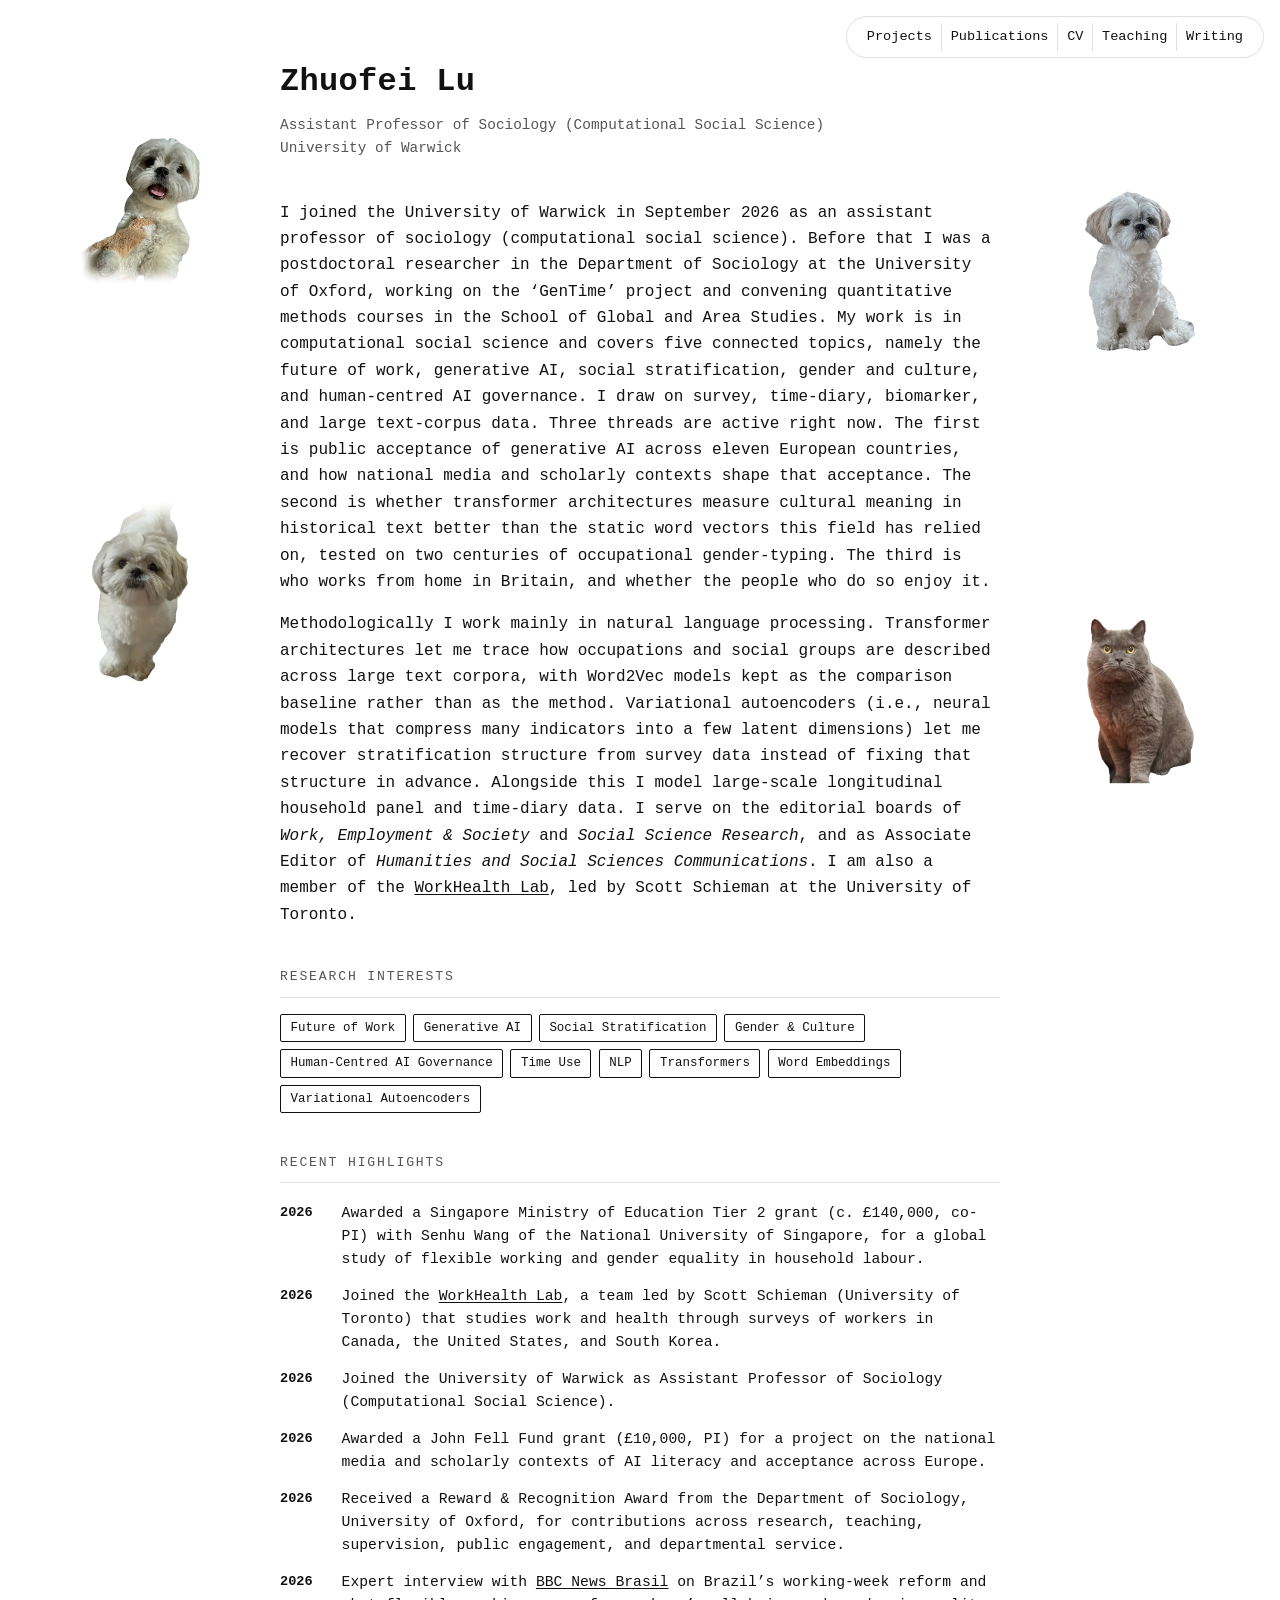
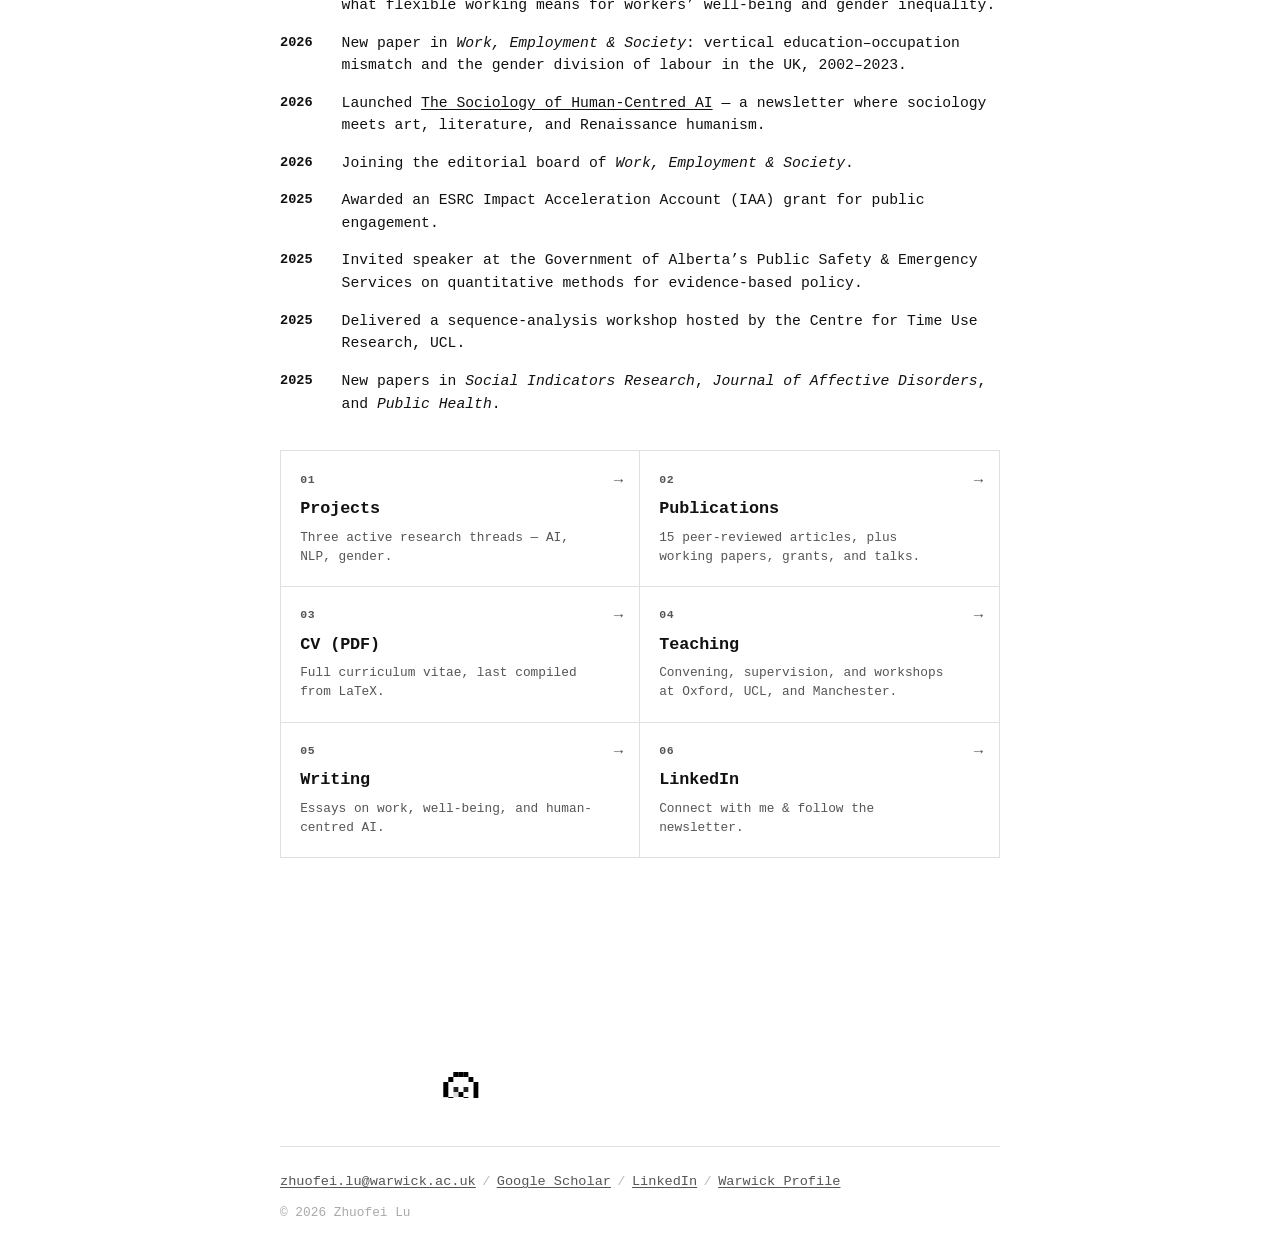
<file: index.html>
<!doctype html>
<html lang="en">
  <head>
    <meta charset="UTF-8" />
    <meta name="viewport" content="width=device-width, initial-scale=1.0" />
    <title>Zhuofei Lu</title>
    <meta
      name="description"
      content="Personal homepage of Zhuofei Lu, Assistant Professor of Sociology (Computational Social Science) at the University of Warwick. Research on the future of work, generative AI, social stratification, gender and culture, and human-centred AI governance."
    />
    <meta
      name="google-site-verification"
      content="72V6xscYJQyhkMeS5_P7DMaWup6vTrXF5tJSveXk7Lk"
    />
    <link rel="canonical" href="https://zhuofei-code.github.io/website/" />
    <meta property="og:title" content="Zhuofei Lu" />
    <meta
      property="og:description"
      content="Assistant Professor of Sociology (Computational Social Science), University of Warwick. Future of work, generative AI, social stratification, gender and culture, and human-centred AI governance."
    />
    <meta property="og:type" content="website" />
    <meta property="og:url" content="https://zhuofei-code.github.io/website/" />
    <script type="application/ld+json">
      {
        "@context": "https://schema.org",
        "@type": "Person",
        "name": "Zhuofei Lu",
        "alternateName": "卢灼非",
        "jobTitle": "Assistant Professor of Sociology (Computational Social Science)",
        "knowsAbout": [
          "Future of work",
          "Generative AI",
          "Social stratification",
          "Gender and culture",
          "Human-centred AI governance",
          "Natural language processing",
          "Word embeddings",
          "Variational autoencoders"
        ],
        "worksFor": {
          "@type": "Organization",
          "name": "University of Warwick"
        },
        "memberOf": {
          "@type": "Organization",
          "name": "WorkHealth Lab",
          "url": "https://workhealthlab.ca/"
        },
        "alumniOf": {
          "@type": "Organization",
          "name": "University of Manchester"
        },
        "url": "https://zhuofei-code.github.io/website/",
        "sameAs": [
          "https://scholar.google.com/citations?user=IEITTwcAAAAJ&hl=en",
          "https://www.linkedin.com/in/zhuofei-lu-9a0233219/",
          "https://profiles.warwick.ac.uk/u2575002-zhuofei-lu",
          "https://github.com/zhuofei-code"
        ]
      }
    </script>
    <link rel="stylesheet" href="styles.css?v=20261120a" />
  </head>
  <body>
    <main class="container">
      <div class="pets" aria-hidden="true">
        <picture class="pet pet--left pet--l1">
          <source srcset="images/dog-smiling.avif" type="image/avif" />
          <img src="images/dog-smiling.png" alt="" width="457" height="560" loading="lazy" decoding="async" />
        </picture>
        <picture class="pet pet--right pet--r1">
          <source srcset="images/dog-sitting.avif" type="image/avif" />
          <img src="images/dog-sitting.png" alt="" width="389" height="560" loading="lazy" decoding="async" />
        </picture>
        <picture class="pet pet--left pet--l2">
          <source srcset="images/dog-walking.avif" type="image/avif" />
          <img src="images/dog-walking.png" alt="" width="297" height="560" loading="lazy" decoding="async" />
        </picture>
        <picture class="pet pet--right pet--r2">
          <source srcset="images/cat.avif" type="image/avif" />
          <img src="images/cat.png" alt="" width="366" height="560" loading="lazy" decoding="async" />
        </picture>
      </div>

      <header>
        <nav class="top-links" aria-label="Primary links">
          <a class="top-link" href="projects.html">Projects</a>
          <a class="top-link" href="publications.html">Publications</a>
          <a class="top-link" href="cv.pdf" target="_blank" rel="noopener">CV</a>
          <a class="top-link" href="teaching.html">Teaching</a>
          <a class="top-link" href="writing.html">Writing</a>
        </nav>
        <h1 class="fade-in">Zhuofei Lu</h1>
        <p class="subtitle fade-in">
          Assistant Professor of Sociology (Computational Social Science)<br />
          <span class="subtitle-org">University of Warwick</span>
        </p>
      </header>

      <section class="fade-in">
        <p>
          I joined the University of Warwick in September 2026 as an assistant
          professor of sociology (computational social science). Before that I
          was a postdoctoral researcher in the Department of Sociology at the
          University of Oxford, working on the &lsquo;GenTime&rsquo; project
          and convening quantitative methods courses in the School of Global
          and Area Studies. My work is in computational social science and
          covers five connected topics, namely the future of work, generative
          AI, social stratification, gender and culture, and human-centred AI
          governance. I draw on survey, time-diary, biomarker, and large
          text-corpus data. Three threads are active right now. The first is
          public acceptance of generative AI across eleven European countries,
          and how national media and scholarly contexts shape that acceptance.
          The second is whether transformer architectures measure cultural
          meaning in historical text better than the static word vectors this
          field has relied on, tested on two centuries of occupational
          gender-typing. The third is who works from home in Britain, and
          whether the people who do so enjoy it.
        </p>
        <p>
          Methodologically I work mainly in natural language processing.
          Transformer architectures let me trace how occupations and social
          groups are described across large text corpora, with Word2Vec models
          kept as the comparison baseline rather than as the method.
          Variational autoencoders (i.e., neural models that compress many
          indicators into a few latent dimensions) let me recover
          stratification structure from survey data instead of fixing that
          structure in advance. Alongside this I model large-scale
          longitudinal household panel and time-diary data. I serve on the
          editorial boards of <em>Work, Employment &amp; Society</em> and
          <em>Social Science Research</em>, and as Associate Editor of
          <em>Humanities and Social Sciences Communications</em>. I am also a
          member of the
          <a
            href="https://workhealthlab.ca/"
            target="_blank"
            rel="noopener noreferrer"
            >WorkHealth Lab</a
          >, led by Scott Schieman at the University of Toronto.
        </p>
      </section>

      <section id="research" class="fade-in" aria-labelledby="research-heading">
        <h2 id="research-heading">Research Interests</h2>
        <div class="tags">
          <span class="tag">Future of Work</span>
          <span class="tag">Generative AI</span>
          <span class="tag">Social Stratification</span>
          <span class="tag">Gender &amp; Culture</span>
          <span class="tag">Human-Centred AI Governance</span>
          <span class="tag">Time Use</span>
          <span class="tag">NLP</span>
          <span class="tag">Transformers</span>
          <span class="tag">Word Embeddings</span>
          <span class="tag">Variational Autoencoders</span>
        </div>
      </section>

      <section id="news" class="fade-in" aria-labelledby="news-heading">
        <h2 id="news-heading">Recent Highlights</h2>
        <ul class="news-list">
          <li>
            <span class="news-date">2026</span>
            <span class="news-text">
              Awarded a Singapore Ministry of Education Tier 2 grant
              (c.&nbsp;&pound;140,000, co-PI) with Senhu Wang of the National
              University of Singapore, for a global study of flexible working
              and gender equality in household labour.
            </span>
          </li>
          <li>
            <span class="news-date">2026</span>
            <span class="news-text">
              Joined the
              <a
                href="https://workhealthlab.ca/"
                target="_blank"
                rel="noopener noreferrer"
                >WorkHealth Lab</a
              >, a team led by Scott Schieman (University of Toronto) that
              studies work and health through surveys of workers in Canada,
              the United States, and South Korea.
            </span>
          </li>
          <li>
            <span class="news-date">2026</span>
            <span class="news-text">
              Joined the University of Warwick as Assistant Professor of
              Sociology (Computational Social Science).
            </span>
          </li>
          <li>
            <span class="news-date">2026</span>
            <span class="news-text">
              Awarded a John Fell Fund grant (&pound;10,000, PI) for a project
              on the national media and scholarly contexts of AI literacy and
              acceptance across Europe.
            </span>
          </li>
          <li>
            <span class="news-date">2026</span>
            <span class="news-text">
              Received a Reward &amp; Recognition Award from the Department of
              Sociology, University of Oxford, for contributions across
              research, teaching, supervision, public engagement, and
              departmental service.
            </span>
          </li>
          <li>
            <span class="news-date">2026</span>
            <span class="news-text">
              Expert interview with
              <a
                href="https://www.bbc.com/portuguese/articles/clypyrjgjkro"
                target="_blank"
                rel="noopener noreferrer"
                >BBC News Brasil</a
              >
              on Brazil&rsquo;s working-week reform and what flexible working
              means for workers&rsquo; well-being and gender inequality.
            </span>
          </li>
          <li>
            <span class="news-date">2026</span>
            <span class="news-text">
              New paper in <em>Work, Employment &amp; Society</em>: vertical
              education&ndash;occupation mismatch and the gender division of
              labour in the UK, 2002&ndash;2023.
            </span>
          </li>
          <li>
            <span class="news-date">2026</span>
            <span class="news-text">
              Launched <a href="writing.html">The Sociology of Human-Centred AI</a>
              &mdash; a newsletter where sociology meets art, literature, and
              Renaissance humanism.
            </span>
          </li>
          <li>
            <span class="news-date">2026</span>
            <span class="news-text">
              Joining the editorial board of
              <em>Work, Employment &amp; Society</em>.
            </span>
          </li>
          <li>
            <span class="news-date">2025</span>
            <span class="news-text">
              Awarded an ESRC Impact Acceleration Account (IAA) grant for public
              engagement.
            </span>
          </li>
          <li>
            <span class="news-date">2025</span>
            <span class="news-text">
              Invited speaker at the Government of Alberta&rsquo;s Public Safety
              &amp; Emergency Services on quantitative methods for evidence-based
              policy.
            </span>
          </li>
          <li>
            <span class="news-date">2025</span>
            <span class="news-text">
              Delivered a sequence-analysis workshop hosted by the Centre for
              Time Use Research, UCL.
            </span>
          </li>
          <li>
            <span class="news-date">2025</span>
            <span class="news-text">
              New papers in <em>Social Indicators Research</em>,
              <em>Journal of Affective Disorders</em>, and
              <em>Public Health</em>.
            </span>
          </li>
        </ul>
      </section>

      <nav class="explore-grid fade-in" aria-label="Explore">
        <a class="explore-link" href="projects.html">
          <span class="explore-num">01</span>
          <span class="explore-label">Projects</span>
          <span class="explore-desc">Three active research threads &mdash; AI, NLP, gender.</span>
        </a>
        <a class="explore-link" href="publications.html">
          <span class="explore-num">02</span>
          <span class="explore-label">Publications</span>
          <span class="explore-desc">15 peer-reviewed articles, plus working papers, grants, and talks.</span>
        </a>
        <a class="explore-link" href="cv.pdf" target="_blank" rel="noopener">
          <span class="explore-num">03</span>
          <span class="explore-label">CV (PDF)</span>
          <span class="explore-desc">Full curriculum vitae, last compiled from LaTeX.</span>
        </a>
        <a class="explore-link" href="teaching.html">
          <span class="explore-num">04</span>
          <span class="explore-label">Teaching</span>
          <span class="explore-desc">Convening, supervision, and workshops at Oxford, UCL, and Manchester.</span>
        </a>
        <a class="explore-link" href="writing.html">
          <span class="explore-num">05</span>
          <span class="explore-label">Writing</span>
          <span class="explore-desc">Essays on work, well-being, and human-centred AI.</span>
        </a>
        <a class="explore-link" href="https://www.linkedin.com/in/zhuofei-lu-9a0233219/" target="_blank" rel="noopener noreferrer">
          <span class="explore-num">06</span>
          <span class="explore-label">LinkedIn</span>
          <span class="explore-desc">Connect with me &amp; follow the newsletter.</span>
        </a>
      </nav>

      <div class="dog-playground" aria-hidden="true">
        <div class="pixel-dog" id="pixelDog"></div>
      </div>

      <footer>
        <div class="footer-links">
          <a href="mailto:zhuofei.lu@warwick.ac.uk">zhuofei.lu@warwick.ac.uk</a>
          <span class="footer-sep">/</span>
          <a
            href="https://scholar.google.com/citations?user=IEITTwcAAAAJ&hl=en"
            target="_blank"
            rel="noopener noreferrer"
            >Google Scholar</a
          >
          <span class="footer-sep">/</span>
          <a
            href="https://www.linkedin.com/in/zhuofei-lu-9a0233219/"
            target="_blank"
            rel="noopener noreferrer"
            >LinkedIn</a
          >
          <span class="footer-sep">/</span>
          <a
            href="https://profiles.warwick.ac.uk/u2575002-zhuofei-lu"
            target="_blank"
            rel="noopener noreferrer"
            >Warwick Profile</a
          >
        </div>
        <p class="copyright">&copy; <span id="year"></span> Zhuofei Lu</p>
      </footer>
    </main>

    <script src="script.js?v=20261120a"></script>
  </body>
</html>
</file>
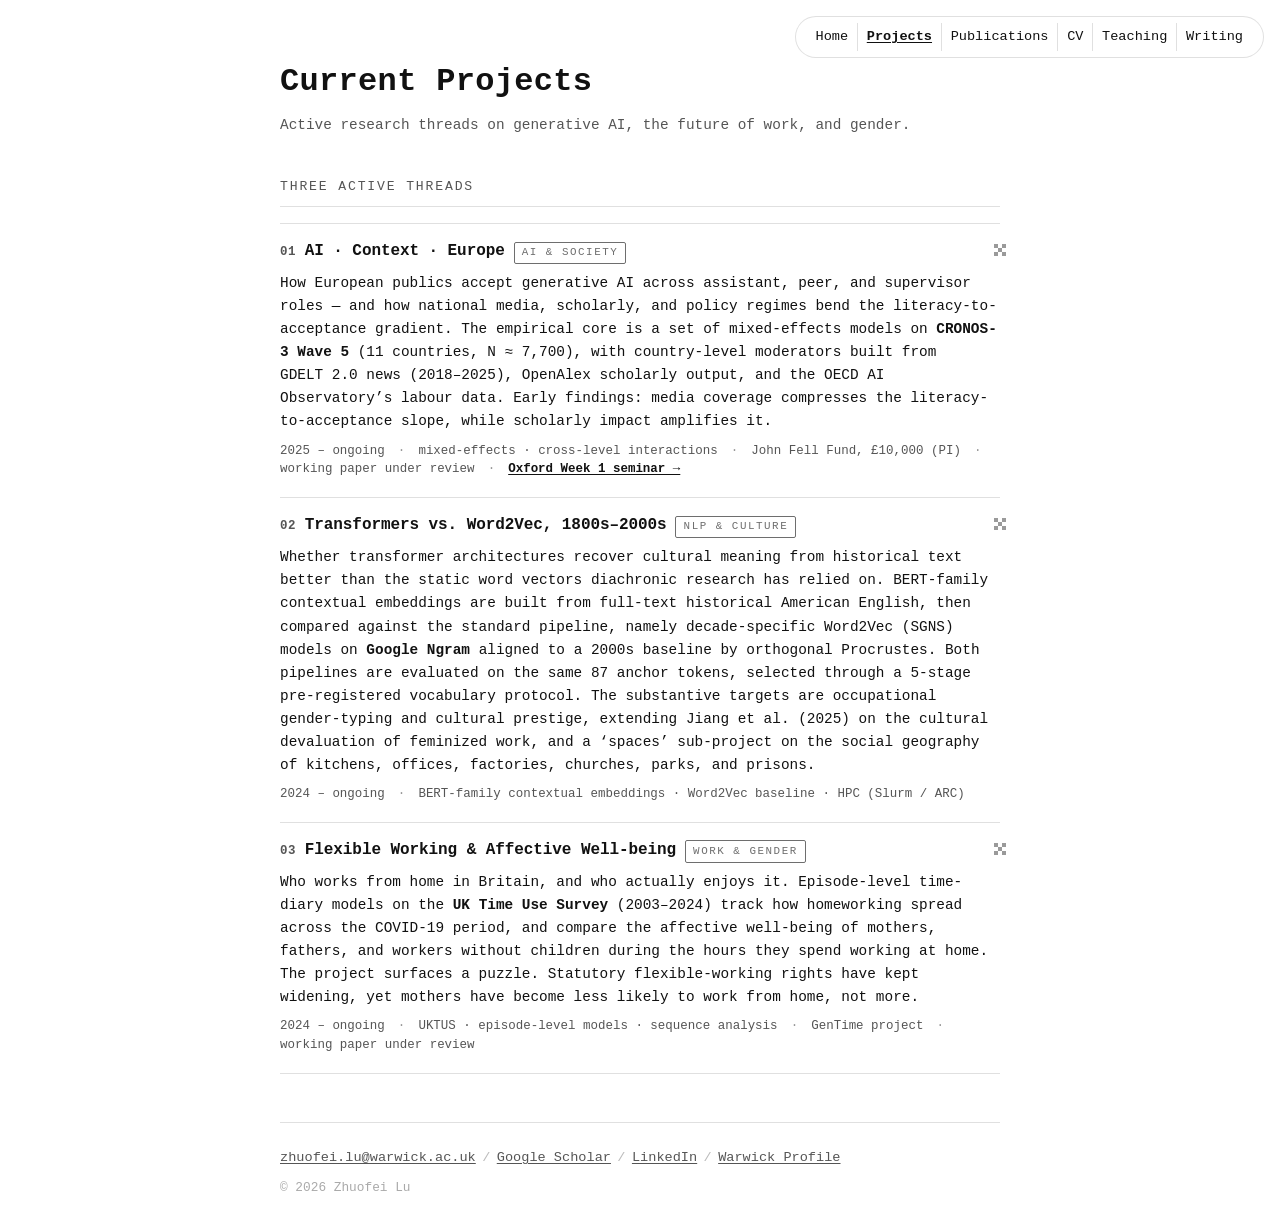
<file: projects.html>
<!doctype html>
<html lang="en">
  <head>
    <meta charset="UTF-8" />
    <meta name="viewport" content="width=device-width, initial-scale=1.0" />
    <title>Projects | Zhuofei Lu</title>
    <meta
      name="description"
      content="Current research projects of Zhuofei Lu: public acceptance of generative AI in Europe, transformer models of cultural meaning in historical text, and gender, parenthood, and well-being in homeworking Britain."
    />
    <link
      rel="canonical"
      href="https://zhuofei-code.github.io/website/projects.html"
    />
    <link rel="stylesheet" href="styles.css?v=20261120a" />
  </head>
  <body>
    <main class="container">
      <header>
        <nav class="top-links" aria-label="Primary links">
          <a class="top-link" href="index.html">Home</a>
          <a class="top-link" href="projects.html" aria-current="page">Projects</a>
          <a class="top-link" href="publications.html">Publications</a>
          <a class="top-link" href="cv.pdf" target="_blank" rel="noopener">CV</a>
          <a class="top-link" href="teaching.html">Teaching</a>
          <a class="top-link" href="writing.html">Writing</a>
        </nav>
        <h1 class="fade-in">Current Projects</h1>
        <p class="subtitle fade-in">
          Active research threads on generative AI, the future of work, and
          gender.
        </p>
      </header>

      <section
        id="projects"
        class="fade-in"
        aria-labelledby="projects-heading"
      >
        <h2 id="projects-heading">Three Active Threads</h2>
        <ol class="projects-list">
          <li class="project-card">
            <div class="project-pixel" aria-hidden="true"></div>
            <header class="project-head">
              <span class="project-num">01</span>
              <h3 class="project-title">AI &middot; Context &middot; Europe</h3>
              <span class="project-tag">AI &amp; Society</span>
            </header>
            <p class="project-desc">
              How European publics accept generative AI across assistant,
              peer, and supervisor roles &mdash; and how national media,
              scholarly, and policy regimes bend the literacy-to-acceptance
              gradient. The empirical core is a set of mixed-effects models on
              <strong>CRONOS-3 Wave&nbsp;5</strong>
              (11 countries, N&nbsp;&asymp;&nbsp;7,700), with country-level
              moderators built from GDELT&nbsp;2.0 news (2018&ndash;2025),
              OpenAlex scholarly output, and the OECD AI Observatory&rsquo;s
              labour data. Early findings: media coverage compresses the
              literacy-to-acceptance slope, while scholarly impact amplifies it.
            </p>
            <p class="project-meta">
              <span>2025 &ndash; ongoing</span>
              <span class="project-dot">&middot;</span>
              <span>mixed-effects &middot; cross-level interactions</span>
              <span class="project-dot">&middot;</span>
              <span>John Fell Fund, &pound;10,000 (PI)</span>
              <span class="project-dot">&middot;</span>
              <span>working paper under review</span>
              <span class="project-dot">&middot;</span>
              <a
                href="https://zhuofei-code.github.io/oxford-week1-seminar/"
                target="_blank"
                rel="noopener noreferrer"
                >Oxford Week&nbsp;1 seminar &rarr;</a
              >
            </p>
          </li>

          <li class="project-card">
            <div class="project-pixel" aria-hidden="true"></div>
            <header class="project-head">
              <span class="project-num">02</span>
              <h3 class="project-title">Transformers vs. Word2Vec, 1800s&ndash;2000s</h3>
              <span class="project-tag">NLP &amp; Culture</span>
            </header>
            <p class="project-desc">
              Whether transformer architectures recover cultural meaning from
              historical text better than the static word vectors diachronic
              research has relied on. BERT-family contextual embeddings are
              built from full-text historical American English, then compared
              against the standard pipeline, namely decade-specific Word2Vec
              (SGNS) models on <strong>Google&nbsp;Ngram</strong> aligned to a
              2000s baseline by orthogonal Procrustes. Both pipelines are
              evaluated on the same 87 anchor tokens, selected through a
              5-stage pre-registered vocabulary protocol. The substantive
              targets are occupational gender-typing and cultural prestige,
              extending Jiang&nbsp;et&nbsp;al. (2025) on the cultural
              devaluation of feminized work, and a &lsquo;spaces&rsquo;
              sub-project on the social geography of kitchens, offices,
              factories, churches, parks, and prisons.
            </p>
            <p class="project-meta">
              <span>2024 &ndash; ongoing</span>
              <span class="project-dot">&middot;</span>
              <span>BERT-family contextual embeddings &middot; Word2Vec baseline &middot; HPC (Slurm / ARC)</span>
            </p>
          </li>

          <li class="project-card">
            <div class="project-pixel" aria-hidden="true"></div>
            <header class="project-head">
              <span class="project-num">03</span>
              <h3 class="project-title">Flexible Working &amp; Affective Well-being</h3>
              <span class="project-tag">Work &amp; Gender</span>
            </header>
            <p class="project-desc">
              Who works from home in Britain, and who actually enjoys it.
              Episode-level time-diary models on the
              <strong>UK Time Use Survey</strong> (2003&ndash;2024) track how
              homeworking spread across the COVID-19 period, and compare the
              affective well-being of mothers, fathers, and workers without
              children during the hours they spend working at home. The
              project surfaces a puzzle. Statutory flexible-working rights
              have kept widening, yet mothers have become less likely to work
              from home, not more.
            </p>
            <p class="project-meta">
              <span>2024 &ndash; ongoing</span>
              <span class="project-dot">&middot;</span>
              <span>UKTUS &middot; episode-level models &middot; sequence analysis</span>
              <span class="project-dot">&middot;</span>
              <span>GenTime project</span>
              <span class="project-dot">&middot;</span>
              <span>working paper under review</span>
            </p>
          </li>
        </ol>
      </section>

      <footer>
        <div class="footer-links">
          <a href="mailto:zhuofei.lu@warwick.ac.uk">zhuofei.lu@warwick.ac.uk</a>
          <span class="footer-sep">/</span>
          <a
            href="https://scholar.google.com/citations?user=IEITTwcAAAAJ&hl=en"
            target="_blank"
            rel="noopener noreferrer"
            >Google Scholar</a
          >
          <span class="footer-sep">/</span>
          <a
            href="https://www.linkedin.com/in/zhuofei-lu-9a0233219/"
            target="_blank"
            rel="noopener noreferrer"
            >LinkedIn</a
          >
          <span class="footer-sep">/</span>
          <a
            href="https://profiles.warwick.ac.uk/u2575002-zhuofei-lu"
            target="_blank"
            rel="noopener noreferrer"
            >Warwick Profile</a
          >
        </div>
        <p class="copyright">&copy; <span id="year"></span> Zhuofei Lu</p>
      </footer>
    </main>

    <script src="script.js?v=20261120a"></script>
  </body>
</html>
</file>
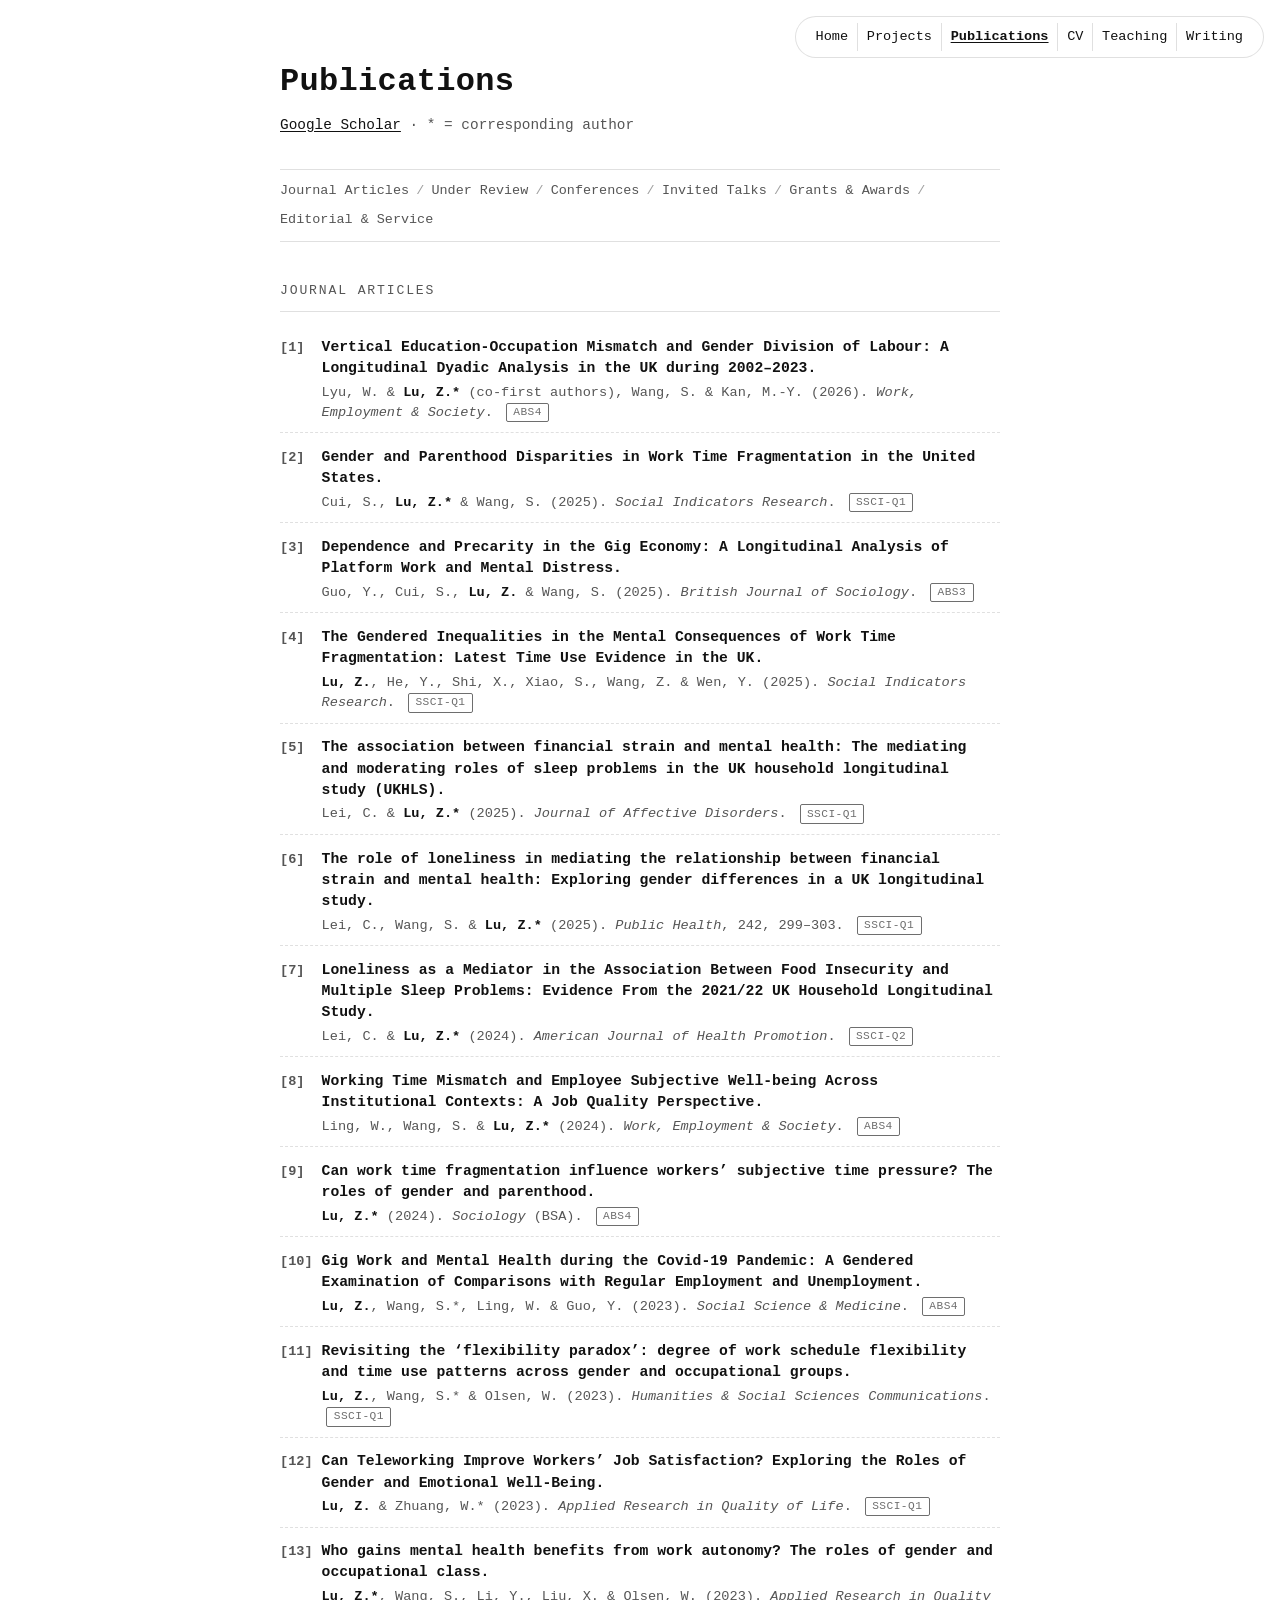
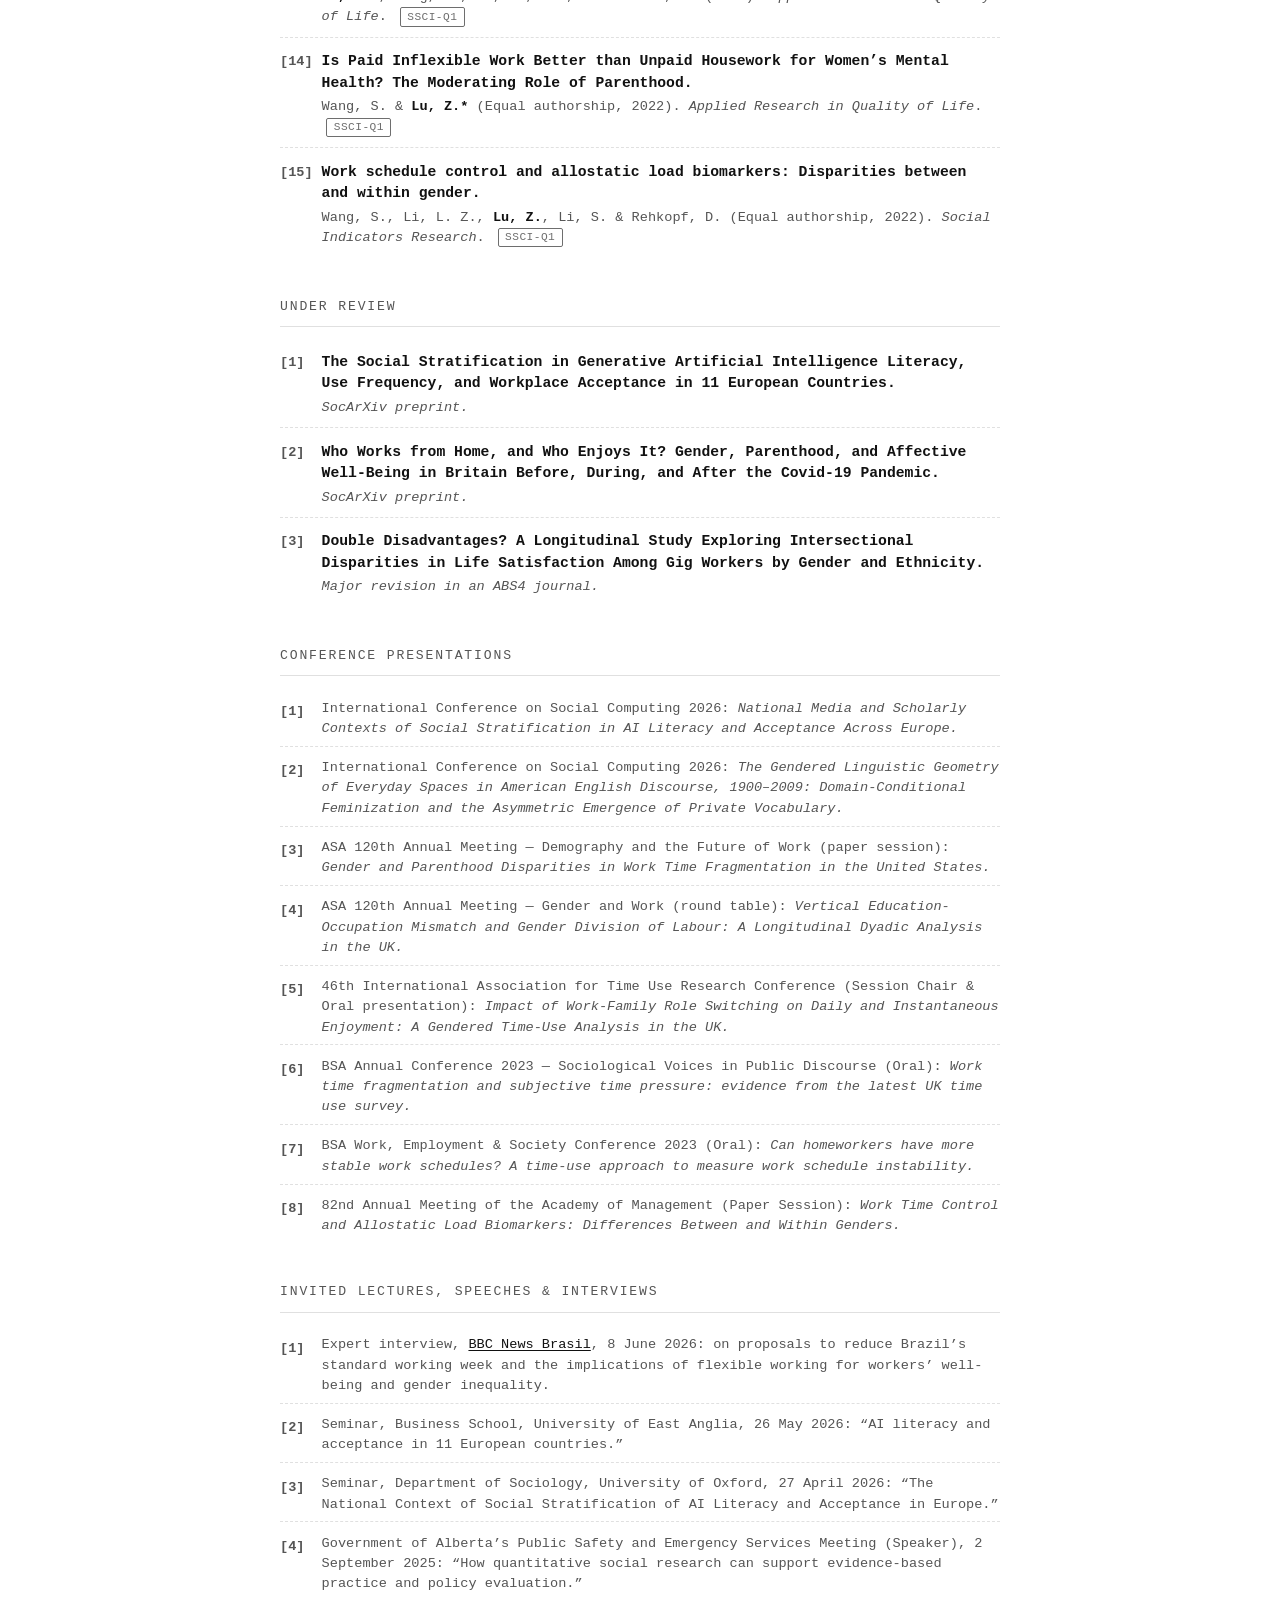
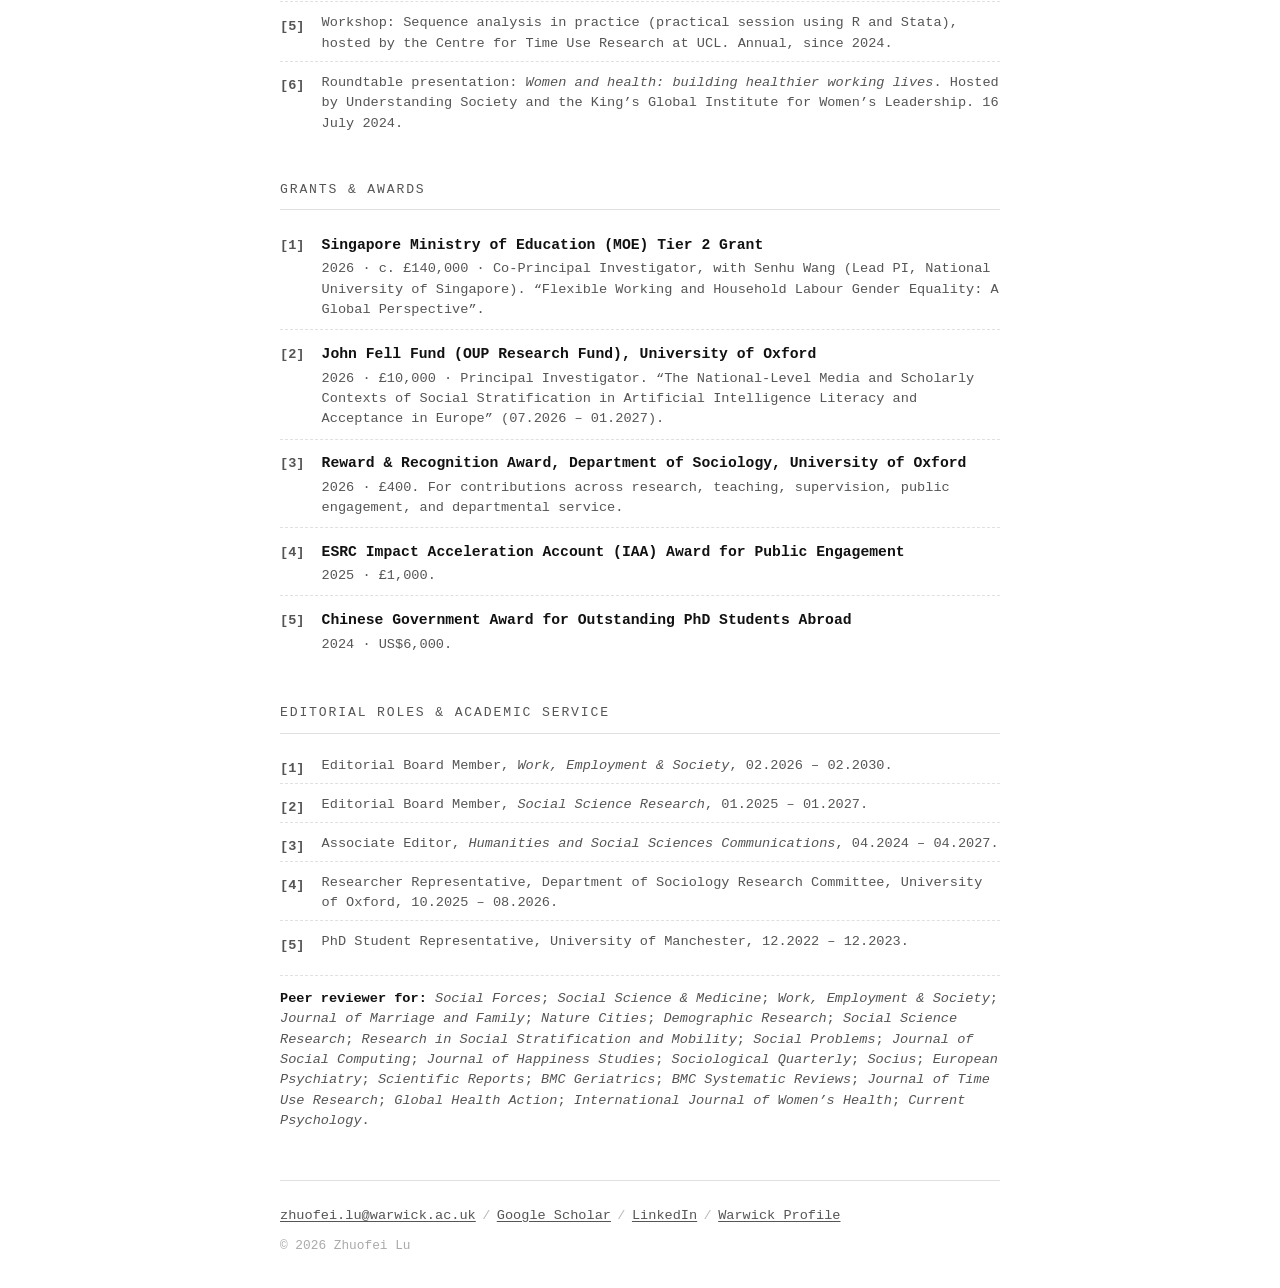
<file: publications.html>
<!doctype html>
<html lang="en">
  <head>
    <meta charset="UTF-8" />
    <meta name="viewport" content="width=device-width, initial-scale=1.0" />
    <title>Publications | Zhuofei Lu</title>
    <meta
      name="description"
      content="Full publication list, working papers, conference presentations, invited talks, grants and editorial service of Zhuofei Lu, University of Warwick."
    />
    <link
      rel="canonical"
      href="https://zhuofei-code.github.io/website/publications.html"
    />
    <link rel="stylesheet" href="styles.css?v=20261120a" />
  </head>
  <body>
    <main class="container">
      <header>
        <nav class="top-links" aria-label="Primary links">
          <a class="top-link" href="index.html">Home</a>
          <a class="top-link" href="projects.html">Projects</a>
          <a class="top-link" href="publications.html" aria-current="page">Publications</a>
          <a class="top-link" href="cv.pdf" target="_blank" rel="noopener">CV</a>
          <a class="top-link" href="teaching.html">Teaching</a>
          <a class="top-link" href="writing.html">Writing</a>
        </nav>
        <h1 class="fade-in">Publications</h1>
        <p class="subtitle fade-in">
          <a
            href="https://scholar.google.com/citations?user=IEITTwcAAAAJ&hl=en"
            target="_blank"
            rel="noopener noreferrer"
            >Google Scholar</a
          >
          &middot; * = corresponding author
        </p>
      </header>

      <nav class="page-nav fade-in" aria-label="Sections on this page">
        <a href="#journal">Journal Articles</a>
        <span class="footer-sep">/</span>
        <a href="#review">Under Review</a>
        <span class="footer-sep">/</span>
        <a href="#conferences">Conferences</a>
        <span class="footer-sep">/</span>
        <a href="#invited">Invited Talks</a>
        <span class="footer-sep">/</span>
        <a href="#grants">Grants &amp; Awards</a>
        <span class="footer-sep">/</span>
        <a href="#service">Editorial &amp; Service</a>
      </nav>

      <section id="journal" class="fade-in" aria-labelledby="journal-heading">
        <h2 id="journal-heading">Journal Articles</h2>
        <ol class="pub-list">
          <li class="pub-item">
            <p class="pub-title">
              Vertical Education-Occupation Mismatch and Gender Division of
              Labour: A Longitudinal Dyadic Analysis in the UK during
              2002&ndash;2023.
            </p>
            <p class="pub-meta">
              Lyu, W. &amp; <strong>Lu, Z.*</strong> (co-first authors), Wang,
              S. &amp; Kan, M.-Y. (2026).
              <em>Work, Employment &amp; Society</em>.
              <span class="pub-rank">ABS4</span>
            </p>
          </li>
          <li class="pub-item">
            <p class="pub-title">
              Gender and Parenthood Disparities in Work Time Fragmentation in
              the United States.
            </p>
            <p class="pub-meta">
              Cui, S., <strong>Lu, Z.*</strong> &amp; Wang, S. (2025).
              <em>Social Indicators Research</em>.
              <span class="pub-rank">SSCI-Q1</span>
            </p>
          </li>
          <li class="pub-item">
            <p class="pub-title">
              Dependence and Precarity in the Gig Economy: A Longitudinal
              Analysis of Platform Work and Mental Distress.
            </p>
            <p class="pub-meta">
              Guo, Y., Cui, S., <strong>Lu, Z.</strong> &amp; Wang, S. (2025).
              <em>British Journal of Sociology</em>.
              <span class="pub-rank">ABS3</span>
            </p>
          </li>
          <li class="pub-item">
            <p class="pub-title">
              The Gendered Inequalities in the Mental Consequences of Work Time
              Fragmentation: Latest Time Use Evidence in the UK.
            </p>
            <p class="pub-meta">
              <strong>Lu, Z.</strong>, He, Y., Shi, X., Xiao, S., Wang, Z. &amp;
              Wen, Y. (2025).
              <em>Social Indicators Research</em>.
              <span class="pub-rank">SSCI-Q1</span>
            </p>
          </li>
          <li class="pub-item">
            <p class="pub-title">
              The association between financial strain and mental health: The
              mediating and moderating roles of sleep problems in the UK
              household longitudinal study (UKHLS).
            </p>
            <p class="pub-meta">
              Lei, C. &amp; <strong>Lu, Z.*</strong> (2025).
              <em>Journal of Affective Disorders</em>.
              <span class="pub-rank">SSCI-Q1</span>
            </p>
          </li>
          <li class="pub-item">
            <p class="pub-title">
              The role of loneliness in mediating the relationship between
              financial strain and mental health: Exploring gender differences
              in a UK longitudinal study.
            </p>
            <p class="pub-meta">
              Lei, C., Wang, S. &amp; <strong>Lu, Z.*</strong> (2025).
              <em>Public Health</em>, 242, 299&ndash;303.
              <span class="pub-rank">SSCI-Q1</span>
            </p>
          </li>
          <li class="pub-item">
            <p class="pub-title">
              Loneliness as a Mediator in the Association Between Food
              Insecurity and Multiple Sleep Problems: Evidence From the 2021/22
              UK Household Longitudinal Study.
            </p>
            <p class="pub-meta">
              Lei, C. &amp; <strong>Lu, Z.*</strong> (2024).
              <em>American Journal of Health Promotion</em>.
              <span class="pub-rank">SSCI-Q2</span>
            </p>
          </li>
          <li class="pub-item">
            <p class="pub-title">
              Working Time Mismatch and Employee Subjective Well-being Across
              Institutional Contexts: A Job Quality Perspective.
            </p>
            <p class="pub-meta">
              Ling, W., Wang, S. &amp; <strong>Lu, Z.*</strong> (2024).
              <em>Work, Employment &amp; Society</em>.
              <span class="pub-rank">ABS4</span>
            </p>
          </li>
          <li class="pub-item">
            <p class="pub-title">
              Can work time fragmentation influence workers&rsquo; subjective
              time pressure? The roles of gender and parenthood.
            </p>
            <p class="pub-meta">
              <strong>Lu, Z.*</strong> (2024).
              <em>Sociology</em> (BSA).
              <span class="pub-rank">ABS4</span>
            </p>
          </li>
          <li class="pub-item">
            <p class="pub-title">
              Gig Work and Mental Health during the Covid-19 Pandemic: A
              Gendered Examination of Comparisons with Regular Employment and
              Unemployment.
            </p>
            <p class="pub-meta">
              <strong>Lu, Z.</strong>, Wang, S.*, Ling, W. &amp; Guo, Y. (2023).
              <em>Social Science &amp; Medicine</em>.
              <span class="pub-rank">ABS4</span>
            </p>
          </li>
          <li class="pub-item">
            <p class="pub-title">
              Revisiting the &lsquo;flexibility paradox&rsquo;: degree of work
              schedule flexibility and time use patterns across gender and
              occupational groups.
            </p>
            <p class="pub-meta">
              <strong>Lu, Z.</strong>, Wang, S.* &amp; Olsen, W. (2023).
              <em>Humanities &amp; Social Sciences Communications</em>.
              <span class="pub-rank">SSCI-Q1</span>
            </p>
          </li>
          <li class="pub-item">
            <p class="pub-title">
              Can Teleworking Improve Workers&rsquo; Job Satisfaction? Exploring
              the Roles of Gender and Emotional Well-Being.
            </p>
            <p class="pub-meta">
              <strong>Lu, Z.</strong> &amp; Zhuang, W.* (2023).
              <em>Applied Research in Quality of Life</em>.
              <span class="pub-rank">SSCI-Q1</span>
            </p>
          </li>
          <li class="pub-item">
            <p class="pub-title">
              Who gains mental health benefits from work autonomy? The roles of
              gender and occupational class.
            </p>
            <p class="pub-meta">
              <strong>Lu, Z.*</strong>, Wang, S., Li, Y., Liu, X. &amp; Olsen, W.
              (2023).
              <em>Applied Research in Quality of Life</em>.
              <span class="pub-rank">SSCI-Q1</span>
            </p>
          </li>
          <li class="pub-item">
            <p class="pub-title">
              Is Paid Inflexible Work Better than Unpaid Housework for
              Women&rsquo;s Mental Health? The Moderating Role of Parenthood.
            </p>
            <p class="pub-meta">
              Wang, S. &amp; <strong>Lu, Z.*</strong> (Equal authorship, 2022).
              <em>Applied Research in Quality of Life</em>.
              <span class="pub-rank">SSCI-Q1</span>
            </p>
          </li>
          <li class="pub-item">
            <p class="pub-title">
              Work schedule control and allostatic load biomarkers: Disparities
              between and within gender.
            </p>
            <p class="pub-meta">
              Wang, S., Li, L. Z., <strong>Lu, Z.</strong>, Li, S. &amp;
              Rehkopf, D. (Equal authorship, 2022).
              <em>Social Indicators Research</em>.
              <span class="pub-rank">SSCI-Q1</span>
            </p>
          </li>
        </ol>
      </section>

      <section id="review" class="fade-in" aria-labelledby="review-heading">
        <h2 id="review-heading">Under Review</h2>
        <ol class="pub-list">
          <li class="pub-item">
            <p class="pub-title">
              The Social Stratification in Generative Artificial Intelligence
              Literacy, Use Frequency, and Workplace Acceptance in 11 European
              Countries.
            </p>
            <p class="pub-meta">
              <em>SocArXiv preprint.</em>
            </p>
          </li>
          <li class="pub-item">
            <p class="pub-title">
              Who Works from Home, and Who Enjoys It? Gender, Parenthood, and
              Affective Well-Being in Britain Before, During, and After the
              Covid-19 Pandemic.
            </p>
            <p class="pub-meta">
              <em>SocArXiv preprint.</em>
            </p>
          </li>
          <li class="pub-item">
            <p class="pub-title">
              Double Disadvantages? A Longitudinal Study Exploring Intersectional
              Disparities in Life Satisfaction Among Gig Workers by Gender and
              Ethnicity.
            </p>
            <p class="pub-meta">
              <em>Major revision in an ABS4 journal.</em>
            </p>
          </li>
        </ol>
      </section>

      <section
        id="conferences"
        class="fade-in"
        aria-labelledby="conferences-heading"
      >
        <h2 id="conferences-heading">Conference Presentations</h2>
        <ol class="pub-list pub-list-compact">
          <li class="pub-item">
            <p class="pub-meta">
              International Conference on Social Computing 2026:
              <em>National Media and Scholarly Contexts of Social Stratification
              in AI Literacy and Acceptance Across Europe.</em>
            </p>
          </li>
          <li class="pub-item">
            <p class="pub-meta">
              International Conference on Social Computing 2026:
              <em>The Gendered Linguistic Geometry of Everyday Spaces in American
              English Discourse, 1900&ndash;2009: Domain-Conditional Feminization
              and the Asymmetric Emergence of Private Vocabulary.</em>
            </p>
          </li>
          <li class="pub-item">
            <p class="pub-meta">
              ASA 120th Annual Meeting &mdash; Demography and the Future of Work
              (paper session): <em>Gender and Parenthood Disparities in Work
              Time Fragmentation in the United States.</em>
            </p>
          </li>
          <li class="pub-item">
            <p class="pub-meta">
              ASA 120th Annual Meeting &mdash; Gender and Work (round table):
              <em>Vertical Education-Occupation Mismatch and Gender Division of
              Labour: A Longitudinal Dyadic Analysis in the UK.</em>
            </p>
          </li>
          <li class="pub-item">
            <p class="pub-meta">
              46th International Association for Time Use Research Conference
              (Session Chair &amp; Oral presentation):
              <em>Impact of Work-Family Role Switching on Daily and Instantaneous
              Enjoyment: A Gendered Time-Use Analysis in the UK.</em>
            </p>
          </li>
          <li class="pub-item">
            <p class="pub-meta">
              BSA Annual Conference 2023 &mdash; Sociological Voices in Public
              Discourse (Oral): <em>Work time fragmentation and subjective time
              pressure: evidence from the latest UK time use survey.</em>
            </p>
          </li>
          <li class="pub-item">
            <p class="pub-meta">
              BSA Work, Employment &amp; Society Conference 2023 (Oral):
              <em>Can homeworkers have more stable work schedules? A time-use
              approach to measure work schedule instability.</em>
            </p>
          </li>
          <li class="pub-item">
            <p class="pub-meta">
              82nd Annual Meeting of the Academy of Management (Paper Session):
              <em>Work Time Control and Allostatic Load Biomarkers: Differences
              Between and Within Genders.</em>
            </p>
          </li>
        </ol>
      </section>

      <section id="invited" class="fade-in" aria-labelledby="invited-heading">
        <h2 id="invited-heading">Invited Lectures, Speeches &amp; Interviews</h2>
        <ol class="pub-list pub-list-compact">
          <li class="pub-item">
            <p class="pub-meta">
              Expert interview,
              <a
                href="https://www.bbc.com/portuguese/articles/clypyrjgjkro"
                target="_blank"
                rel="noopener noreferrer"
                >BBC News Brasil</a
              >, 8 June 2026: on proposals to reduce Brazil&rsquo;s standard
              working week and the implications of flexible working for
              workers&rsquo; well-being and gender inequality.
            </p>
          </li>
          <li class="pub-item">
            <p class="pub-meta">
              Seminar, Business School, University of East Anglia, 26 May 2026:
              &ldquo;AI literacy and acceptance in 11 European countries.&rdquo;
            </p>
          </li>
          <li class="pub-item">
            <p class="pub-meta">
              Seminar, Department of Sociology, University of Oxford, 27 April
              2026: &ldquo;The National Context of Social Stratification of AI
              Literacy and Acceptance in Europe.&rdquo;
            </p>
          </li>
          <li class="pub-item">
            <p class="pub-meta">
              Government of Alberta&rsquo;s Public Safety and Emergency Services
              Meeting (Speaker), 2 September 2025: &ldquo;How quantitative
              social research can support evidence-based practice and policy
              evaluation.&rdquo;
            </p>
          </li>
          <li class="pub-item">
            <p class="pub-meta">
              Workshop: Sequence analysis in practice (practical session using R
              and Stata), hosted by the Centre for Time Use Research at UCL.
              Annual, since 2024.
            </p>
          </li>
          <li class="pub-item">
            <p class="pub-meta">
              Roundtable presentation: <em>Women and health: building healthier
              working lives</em>. Hosted by Understanding Society and the
              King&rsquo;s Global Institute for Women&rsquo;s Leadership. 16 July
              2024.
            </p>
          </li>
        </ol>
      </section>

      <section id="grants" class="fade-in" aria-labelledby="grants-heading">
        <h2 id="grants-heading">Grants &amp; Awards</h2>
        <ol class="pub-list">
          <li class="pub-item">
            <p class="pub-title">
              Singapore Ministry of Education (MOE) Tier 2 Grant
            </p>
            <p class="pub-meta">
              2026 &middot; c.&nbsp;&pound;140,000 &middot; Co-Principal
              Investigator, with Senhu Wang (Lead PI, National University of
              Singapore). &ldquo;Flexible Working and Household Labour Gender
              Equality: A Global Perspective&rdquo;.
            </p>
          </li>
          <li class="pub-item">
            <p class="pub-title">
              John Fell Fund (OUP Research Fund), University of Oxford
            </p>
            <p class="pub-meta">
              2026 &middot; &pound;10,000 &middot; Principal Investigator.
              &ldquo;The National-Level Media and Scholarly Contexts of Social
              Stratification in Artificial Intelligence Literacy and Acceptance
              in Europe&rdquo; (07.2026 &ndash; 01.2027).
            </p>
          </li>
          <li class="pub-item">
            <p class="pub-title">
              Reward &amp; Recognition Award, Department of Sociology,
              University of Oxford
            </p>
            <p class="pub-meta">
              2026 &middot; &pound;400. For contributions across research,
              teaching, supervision, public engagement, and departmental
              service.
            </p>
          </li>
          <li class="pub-item">
            <p class="pub-title">
              ESRC Impact Acceleration Account (IAA) Award for Public Engagement
            </p>
            <p class="pub-meta">2025 &middot; &pound;1,000.</p>
          </li>
          <li class="pub-item">
            <p class="pub-title">
              Chinese Government Award for Outstanding PhD Students Abroad
            </p>
            <p class="pub-meta">2024 &middot; US$6,000.</p>
          </li>
        </ol>
      </section>

      <section id="service" class="fade-in" aria-labelledby="service-heading">
        <h2 id="service-heading">Editorial Roles &amp; Academic Service</h2>
        <ol class="pub-list pub-list-compact">
          <li class="pub-item">
            <p class="pub-meta">
              Editorial Board Member,
              <em>Work, Employment &amp; Society</em>, 02.2026 &ndash; 02.2030.
            </p>
          </li>
          <li class="pub-item">
            <p class="pub-meta">
              Editorial Board Member, <em>Social Science Research</em>,
              01.2025 &ndash; 01.2027.
            </p>
          </li>
          <li class="pub-item">
            <p class="pub-meta">
              Associate Editor,
              <em>Humanities and Social Sciences Communications</em>,
              04.2024 &ndash; 04.2027.
            </p>
          </li>
          <li class="pub-item">
            <p class="pub-meta">
              Researcher Representative, Department of Sociology Research
              Committee, University of Oxford, 10.2025 &ndash; 08.2026.
            </p>
          </li>
          <li class="pub-item">
            <p class="pub-meta">
              PhD Student Representative, University of Manchester,
              12.2022 &ndash; 12.2023.
            </p>
          </li>
        </ol>
        <p class="pub-meta reviewer-note">
          <strong>Peer reviewer for:</strong> <em>Social Forces</em>;
          <em>Social Science &amp; Medicine</em>;
          <em>Work, Employment &amp; Society</em>;
          <em>Journal of Marriage and Family</em>; <em>Nature Cities</em>;
          <em>Demographic Research</em>; <em>Social Science Research</em>;
          <em>Research in Social Stratification and Mobility</em>;
          <em>Social Problems</em>; <em>Journal of Social Computing</em>;
          <em>Journal of Happiness Studies</em>;
          <em>Sociological Quarterly</em>; <em>Socius</em>;
          <em>European Psychiatry</em>; <em>Scientific Reports</em>;
          <em>BMC Geriatrics</em>; <em>BMC Systematic Reviews</em>;
          <em>Journal of Time Use Research</em>; <em>Global Health Action</em>;
          <em>International Journal of Women&rsquo;s Health</em>;
          <em>Current Psychology</em>.
        </p>
      </section>

      <footer>
        <div class="footer-links">
          <a href="mailto:zhuofei.lu@warwick.ac.uk">zhuofei.lu@warwick.ac.uk</a>
          <span class="footer-sep">/</span>
          <a
            href="https://scholar.google.com/citations?user=IEITTwcAAAAJ&hl=en"
            target="_blank"
            rel="noopener noreferrer"
            >Google Scholar</a
          >
          <span class="footer-sep">/</span>
          <a
            href="https://www.linkedin.com/in/zhuofei-lu-9a0233219/"
            target="_blank"
            rel="noopener noreferrer"
            >LinkedIn</a
          >
          <span class="footer-sep">/</span>
          <a
            href="https://profiles.warwick.ac.uk/u2575002-zhuofei-lu"
            target="_blank"
            rel="noopener noreferrer"
            >Warwick Profile</a
          >
        </div>
        <p class="copyright">&copy; <span id="year"></span> Zhuofei Lu</p>
      </footer>
    </main>

    <script src="script.js?v=20261120a"></script>
  </body>
</html>
</file>
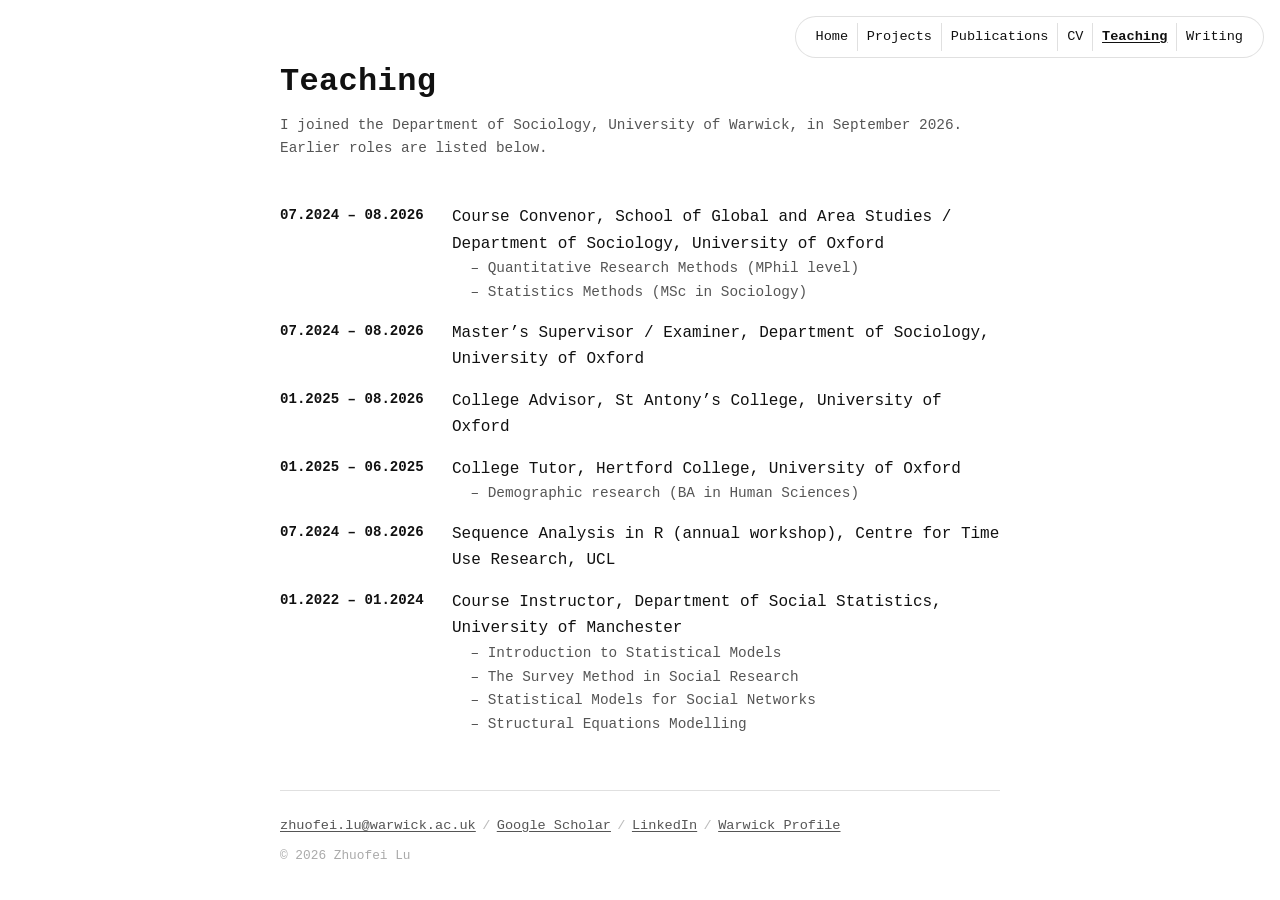
<file: teaching.html>
<!doctype html>
<html lang="en">
  <head>
    <meta charset="UTF-8" />
    <meta name="viewport" content="width=device-width, initial-scale=1.0" />
    <title>Teaching | Zhuofei Lu</title>
    <meta
      name="description"
      content="Teaching roles and course contributions by Zhuofei Lu, University of Warwick, University of Oxford, UCL, and University of Manchester."
    />
    <link
      rel="canonical"
      href="https://zhuofei-code.github.io/website/teaching.html"
    />
    <link rel="stylesheet" href="styles.css?v=20261120a" />
  </head>
  <body>
    <main class="container">
      <header>
        <nav class="top-links" aria-label="Primary links">
          <a class="top-link" href="index.html">Home</a>
          <a class="top-link" href="projects.html">Projects</a>
          <a class="top-link" href="publications.html">Publications</a>
          <a class="top-link" href="cv.pdf" target="_blank" rel="noopener">CV</a>
          <a class="top-link" href="teaching.html" aria-current="page">Teaching</a>
          <a class="top-link" href="writing.html">Writing</a>
        </nav>
        <h1 class="fade-in">Teaching</h1>
        <p class="subtitle fade-in">
          I joined the Department of Sociology,
          <span class="subtitle-org">University of Warwick</span>, in September
          2026. Earlier roles are listed below.
        </p>
      </header>

      <section class="fade-in" aria-label="Teaching positions">
        <ul class="teaching-list">
          <li class="teaching-item">
            <span class="teaching-date">07.2024 &ndash; 08.2026</span>
            <div class="teaching-details">
              <p>Course Convenor, School of Global and Area Studies / Department of Sociology, University of Oxford</p>
              <p class="teaching-subitem">&ndash; Quantitative Research Methods (MPhil level)</p>
              <p class="teaching-subitem">&ndash; Statistics Methods (MSc in Sociology)</p>
            </div>
          </li>
          <li class="teaching-item">
            <span class="teaching-date">07.2024 &ndash; 08.2026</span>
            <div class="teaching-details">
              <p>Master&rsquo;s Supervisor / Examiner, Department of Sociology, University of Oxford</p>
            </div>
          </li>
          <li class="teaching-item">
            <span class="teaching-date">01.2025 &ndash; 08.2026</span>
            <div class="teaching-details">
              <p>College Advisor, St Antony&rsquo;s College, University of Oxford</p>
            </div>
          </li>
          <li class="teaching-item">
            <span class="teaching-date">01.2025 &ndash; 06.2025</span>
            <div class="teaching-details">
              <p>College Tutor, Hertford College, University of Oxford</p>
              <p class="teaching-subitem">&ndash; Demographic research (BA in Human Sciences)</p>
            </div>
          </li>
          <li class="teaching-item">
            <span class="teaching-date">07.2024 &ndash; 08.2026</span>
            <div class="teaching-details">
              <p>Sequence Analysis in R (annual workshop), Centre for Time Use Research, UCL</p>
            </div>
          </li>
          <li class="teaching-item">
            <span class="teaching-date">01.2022 &ndash; 01.2024</span>
            <div class="teaching-details">
              <p>Course Instructor, Department of Social Statistics, University of Manchester</p>
              <p class="teaching-subitem">&ndash; Introduction to Statistical Models</p>
              <p class="teaching-subitem">&ndash; The Survey Method in Social Research</p>
              <p class="teaching-subitem">&ndash; Statistical Models for Social Networks</p>
              <p class="teaching-subitem">&ndash; Structural Equations Modelling</p>
            </div>
          </li>
        </ul>
      </section>

      <footer>
        <div class="footer-links">
          <a href="mailto:zhuofei.lu@warwick.ac.uk">zhuofei.lu@warwick.ac.uk</a>
          <span class="footer-sep">/</span>
          <a
            href="https://scholar.google.com/citations?user=IEITTwcAAAAJ&hl=en"
            target="_blank"
            rel="noopener noreferrer"
            >Google Scholar</a
          >
          <span class="footer-sep">/</span>
          <a
            href="https://www.linkedin.com/in/zhuofei-lu-9a0233219/"
            target="_blank"
            rel="noopener noreferrer"
            >LinkedIn</a
          >
          <span class="footer-sep">/</span>
          <a
            href="https://profiles.warwick.ac.uk/u2575002-zhuofei-lu"
            target="_blank"
            rel="noopener noreferrer"
            >Warwick Profile</a
          >
        </div>
        <p class="copyright">&copy; <span id="year"></span> Zhuofei Lu</p>
      </footer>
    </main>

    <script src="script.js?v=20261120a"></script>
  </body>
</html>
</file>
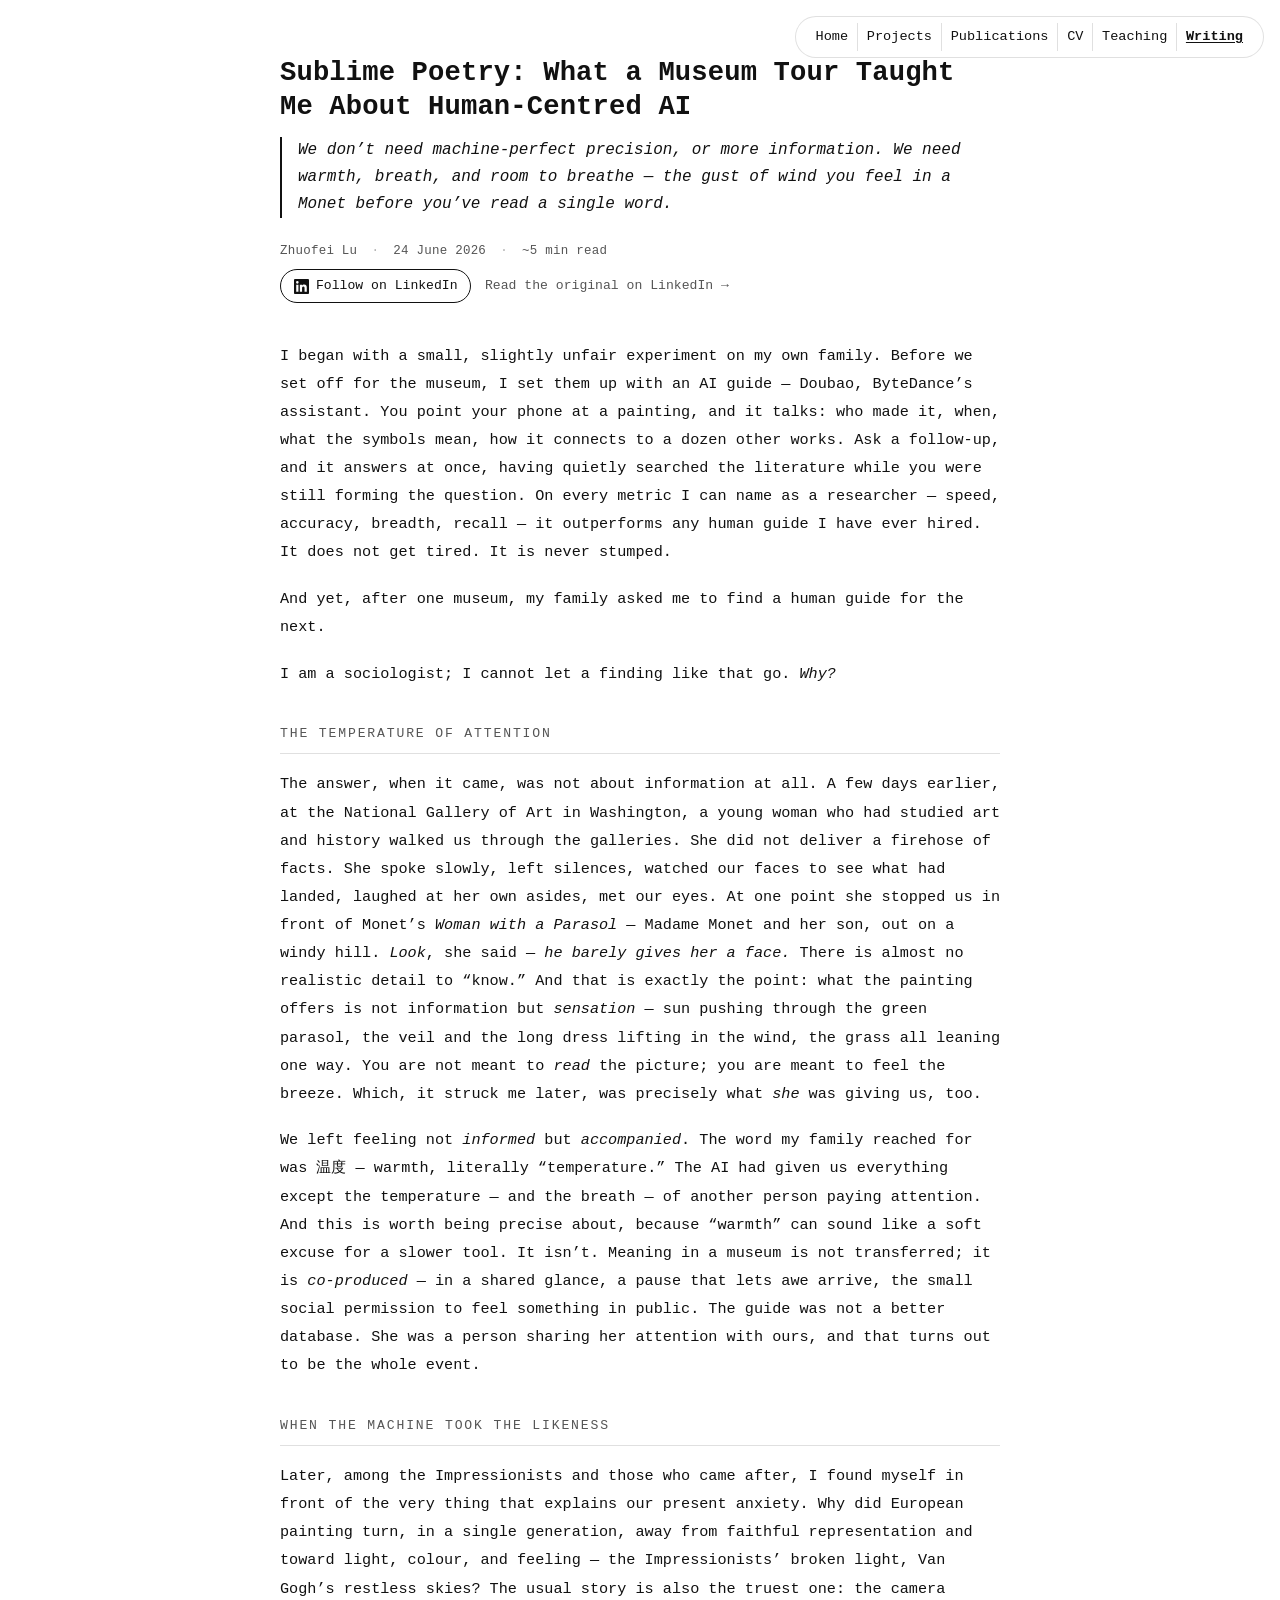
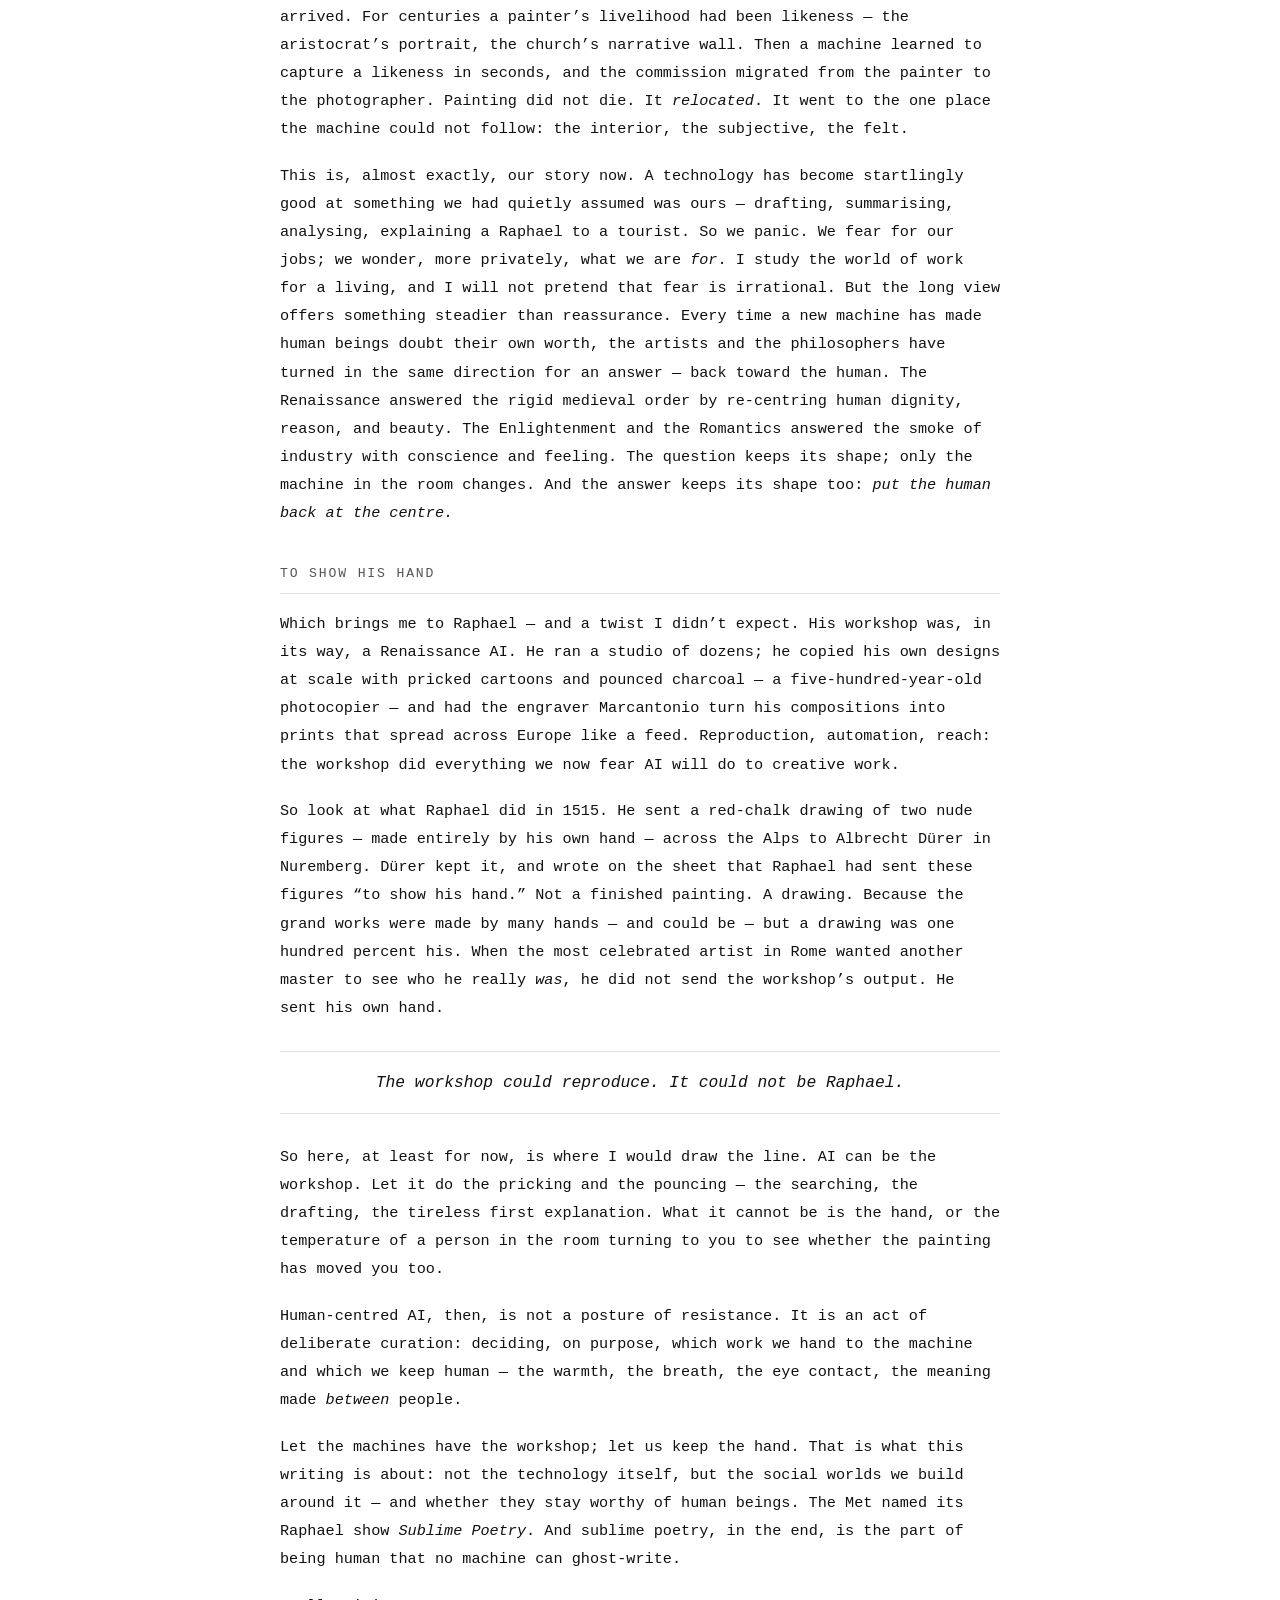
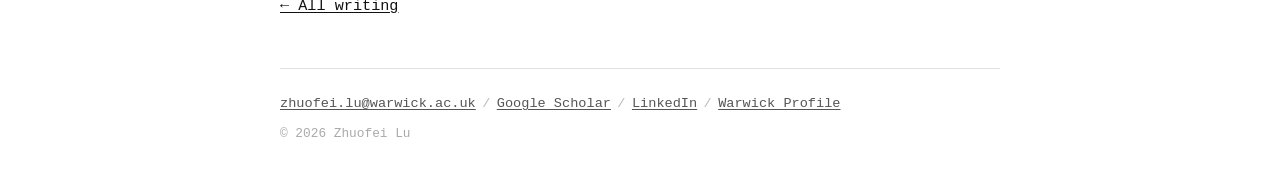
<file: writing-sublime-poetry.html>
<!doctype html>
<html lang="en">
  <head>
    <meta charset="UTF-8" />
    <meta name="viewport" content="width=device-width, initial-scale=1.0" />
    <title>Sublime Poetry: What a Museum Tour Taught Me About Human-Centred AI | Zhuofei Lu</title>
    <meta
      name="description"
      content="An AI museum guide outperformed any human on speed and accuracy — yet my family asked for a human guide. A reflection on warmth, Monet's wind, the camera, and the drawing Raphael mailed to Dürer ‘to show his hand.’"
    />
    <link
      rel="canonical"
      href="https://zhuofei-code.github.io/website/writing-sublime-poetry.html"
    />
    <link rel="stylesheet" href="styles.css?v=20261120a" />
  </head>
  <body>
    <main class="container">
      <header>
        <nav class="top-links" aria-label="Primary links">
          <a class="top-link" href="index.html">Home</a>
          <a class="top-link" href="projects.html">Projects</a>
          <a class="top-link" href="publications.html">Publications</a>
          <a class="top-link" href="cv.pdf" target="_blank" rel="noopener">CV</a>
          <a class="top-link" href="teaching.html">Teaching</a>
          <a class="top-link" href="writing.html" aria-current="page">Writing</a>
        </nav>

        <h1 class="article-title fade-in">
          Sublime Poetry: What a Museum Tour Taught Me About Human-Centred AI
        </h1>
        <p class="standfirst fade-in">
          We don&rsquo;t need machine-perfect precision, or more information. We
          need warmth, breath, and room to breathe &mdash; the gust of wind you
          feel in a Monet before you&rsquo;ve read a single word.
        </p>
        <p class="post-meta fade-in">
          Zhuofei Lu <span class="dot">&middot;</span> 24 June 2026
          <span class="dot">&middot;</span> ~5 min read
        </p>
        <div class="article-actions fade-in">
          <a
            class="btn-li"
            href="https://www.linkedin.com/in/zhuofei-lu-9a0233219/"
            target="_blank"
            rel="noopener noreferrer"
          >
            <svg viewBox="0 0 24 24" aria-hidden="true">
              <path d="M20.45 20.45h-3.56v-5.57c0-1.33-.02-3.04-1.85-3.04-1.85 0-2.13 1.45-2.13 2.94v5.67H9.35V9h3.41v1.56h.05c.48-.9 1.64-1.85 3.37-1.85 3.6 0 4.27 2.37 4.27 5.45v6.29zM5.34 7.43a2.07 2.07 0 1 1 0-4.14 2.07 2.07 0 0 1 0 4.14zM7.12 20.45H3.56V9h3.56v11.45zM22.22 0H1.77C.79 0 0 .77 0 1.72v20.56C0 23.23.79 24 1.77 24h20.45c.98 0 1.78-.77 1.78-1.72V1.72C24 .77 23.2 0 22.22 0z" />
            </svg>
            Follow on LinkedIn
          </a>
          <a
            class="read-original"
            href="https://www.linkedin.com/pulse/sublime-poetry-what-museum-tour-taught-me-human-centred-%E7%81%BC%E9%9D%9E-%E5%8D%A2-coprc/"
            target="_blank"
            rel="noopener noreferrer"
            >Read the original on LinkedIn &rarr;</a
          >
        </div>
      </header>

      <section class="article-body fade-in">
        <p>
          I began with a small, slightly unfair experiment on my own family.
          Before we set off for the museum, I set them up with an AI guide
          &mdash; Doubao, ByteDance&rsquo;s assistant. You point your phone at a
          painting, and it talks: who made it, when, what the symbols mean, how
          it connects to a dozen other works. Ask a follow-up, and it answers at
          once, having quietly searched the literature while you were still
          forming the question. On every metric I can name as a researcher
          &mdash; speed, accuracy, breadth, recall &mdash; it outperforms any
          human guide I have ever hired. It does not get tired. It is never
          stumped.
        </p>

        <p>
          And yet, after one museum, my family asked me to find a human guide
          for the next.
        </p>

        <p>I am a sociologist; I cannot let a finding like that go. <em>Why?</em></p>

        <h2>The Temperature of Attention</h2>

        <p>
          The answer, when it came, was not about information at all. A few days
          earlier, at the National Gallery of Art in Washington, a young woman
          who had studied art and history walked us through the galleries. She
          did not deliver a firehose of facts. She spoke slowly, left silences,
          watched our faces to see what had landed, laughed at her own asides,
          met our eyes. At one point she stopped us in front of Monet&rsquo;s
          <em>Woman with a Parasol</em> &mdash; Madame Monet and her son, out on
          a windy hill. <em>Look</em>, she said &mdash;
          <em>he barely gives her a face.</em> There is almost no realistic
          detail to &ldquo;know.&rdquo; And that is exactly the point: what the
          painting offers is not information but <em>sensation</em> &mdash; sun
          pushing through the green parasol, the veil and the long dress lifting
          in the wind, the grass all leaning one way. You are not meant to
          <em>read</em> the picture; you are meant to feel the breeze. Which, it
          struck me later, was precisely what <em>she</em> was giving us, too.
        </p>

        <p>
          We left feeling not <em>informed</em> but <em>accompanied</em>. The
          word my family reached for was <span class="lang">温度</span> &mdash;
          warmth, literally &ldquo;temperature.&rdquo; The AI had given us
          everything except the temperature &mdash; and the breath &mdash; of
          another person paying attention. And this is worth being precise
          about, because &ldquo;warmth&rdquo; can sound like a soft excuse for a
          slower tool. It isn&rsquo;t. Meaning in a museum is not transferred; it
          is <em>co-produced</em> &mdash; in a shared glance, a pause that lets
          awe arrive, the small social permission to feel something in public.
          The guide was not a better database. She was a person sharing her
          attention with ours, and that turns out to be the whole event.
        </p>

        <h2>When the Machine Took the Likeness</h2>

        <p>
          Later, among the Impressionists and those who came after, I found
          myself in front of the very thing that explains our present anxiety.
          Why did European painting turn, in a single generation, away from
          faithful representation and toward light, colour, and feeling &mdash;
          the Impressionists&rsquo; broken light, Van Gogh&rsquo;s restless
          skies? The usual story is also the truest one: the camera arrived. For
          centuries a painter&rsquo;s livelihood had been likeness &mdash; the
          aristocrat&rsquo;s portrait, the church&rsquo;s narrative wall. Then a
          machine learned to capture a likeness in seconds, and the commission
          migrated from the painter to the photographer. Painting did not die.
          It <em>relocated</em>. It went to the one place the machine could not
          follow: the interior, the subjective, the felt.
        </p>

        <p>
          This is, almost exactly, our story now. A technology has become
          startlingly good at something we had quietly assumed was ours &mdash;
          drafting, summarising, analysing, explaining a Raphael to a tourist.
          So we panic. We fear for our jobs; we wonder, more privately, what we
          are <em>for</em>. I study the world of work for a living, and I will
          not pretend that fear is irrational. But the long view offers
          something steadier than reassurance. Every time a new machine has made
          human beings doubt their own worth, the artists and the philosophers
          have turned in the same direction for an answer &mdash; back toward the
          human. The Renaissance answered the rigid medieval order by
          re-centring human dignity, reason, and beauty. The Enlightenment and
          the Romantics answered the smoke of industry with conscience and
          feeling. The question keeps its shape; only the machine in the room
          changes. And the answer keeps its shape too:
          <em>put the human back at the centre.</em>
        </p>

        <h2>To Show His Hand</h2>

        <p>
          Which brings me to Raphael &mdash; and a twist I didn&rsquo;t expect.
          His workshop was, in its way, a Renaissance AI. He ran a studio of
          dozens; he copied his own designs at scale with pricked cartoons and
          pounced charcoal &mdash; a five-hundred-year-old photocopier &mdash;
          and had the engraver Marcantonio turn his compositions into prints
          that spread across Europe like a feed. Reproduction, automation,
          reach: the workshop did everything we now fear AI will do to creative
          work.
        </p>

        <p>
          So look at what Raphael did in 1515. He sent a red-chalk drawing of
          two nude figures &mdash; made entirely by his own hand &mdash; across
          the Alps to Albrecht D&uuml;rer in Nuremberg. D&uuml;rer kept it, and
          wrote on the sheet that Raphael had sent these figures &ldquo;to show
          his hand.&rdquo; Not a finished painting. A drawing. Because the grand
          works were made by many hands &mdash; and could be &mdash; but a
          drawing was one hundred percent his. When the most celebrated artist
          in Rome wanted another master to see who he really <em>was</em>, he did
          not send the workshop&rsquo;s output. He sent his own hand.
        </p>

        <p class="pull">The workshop could reproduce. It could not be Raphael.</p>

        <p>
          So here, at least for now, is where I would draw the line. AI can be
          the workshop. Let it do the pricking and the pouncing &mdash; the
          searching, the drafting, the tireless first explanation. What it
          cannot be is the hand, or the temperature of a person in the room
          turning to you to see whether the painting has moved you too.
        </p>

        <p>
          Human-centred AI, then, is not a posture of resistance. It is an act
          of deliberate curation: deciding, on purpose, which work we hand to the
          machine and which we keep human &mdash; the warmth, the breath, the eye
          contact, the meaning made <em>between</em> people.
        </p>

        <p>
          Let the machines have the workshop; let us keep the hand. That is what
          this writing is about: not the technology itself, but the social
          worlds we build around it &mdash; and whether they stay worthy of
          human beings. The Met named its Raphael show <em>Sublime Poetry</em>.
          And sublime poetry, in the end, is the part of being human that no
          machine can ghost-write.
        </p>

        <p class="article-back">
          <a href="writing.html">&larr; All writing</a>
        </p>
      </section>

      <footer>
        <div class="footer-links">
          <a href="mailto:zhuofei.lu@warwick.ac.uk">zhuofei.lu@warwick.ac.uk</a>
          <span class="footer-sep">/</span>
          <a
            href="https://scholar.google.com/citations?user=IEITTwcAAAAJ&hl=en"
            target="_blank"
            rel="noopener noreferrer"
            >Google Scholar</a
          >
          <span class="footer-sep">/</span>
          <a
            href="https://www.linkedin.com/in/zhuofei-lu-9a0233219/"
            target="_blank"
            rel="noopener noreferrer"
            >LinkedIn</a
          >
          <span class="footer-sep">/</span>
          <a
            href="https://profiles.warwick.ac.uk/u2575002-zhuofei-lu"
            target="_blank"
            rel="noopener noreferrer"
            >Warwick Profile</a
          >
        </div>
        <p class="copyright">&copy; <span id="year"></span> Zhuofei Lu</p>
      </footer>
    </main>

    <script src="script.js?v=20261120a"></script>
  </body>
</html>
</file>
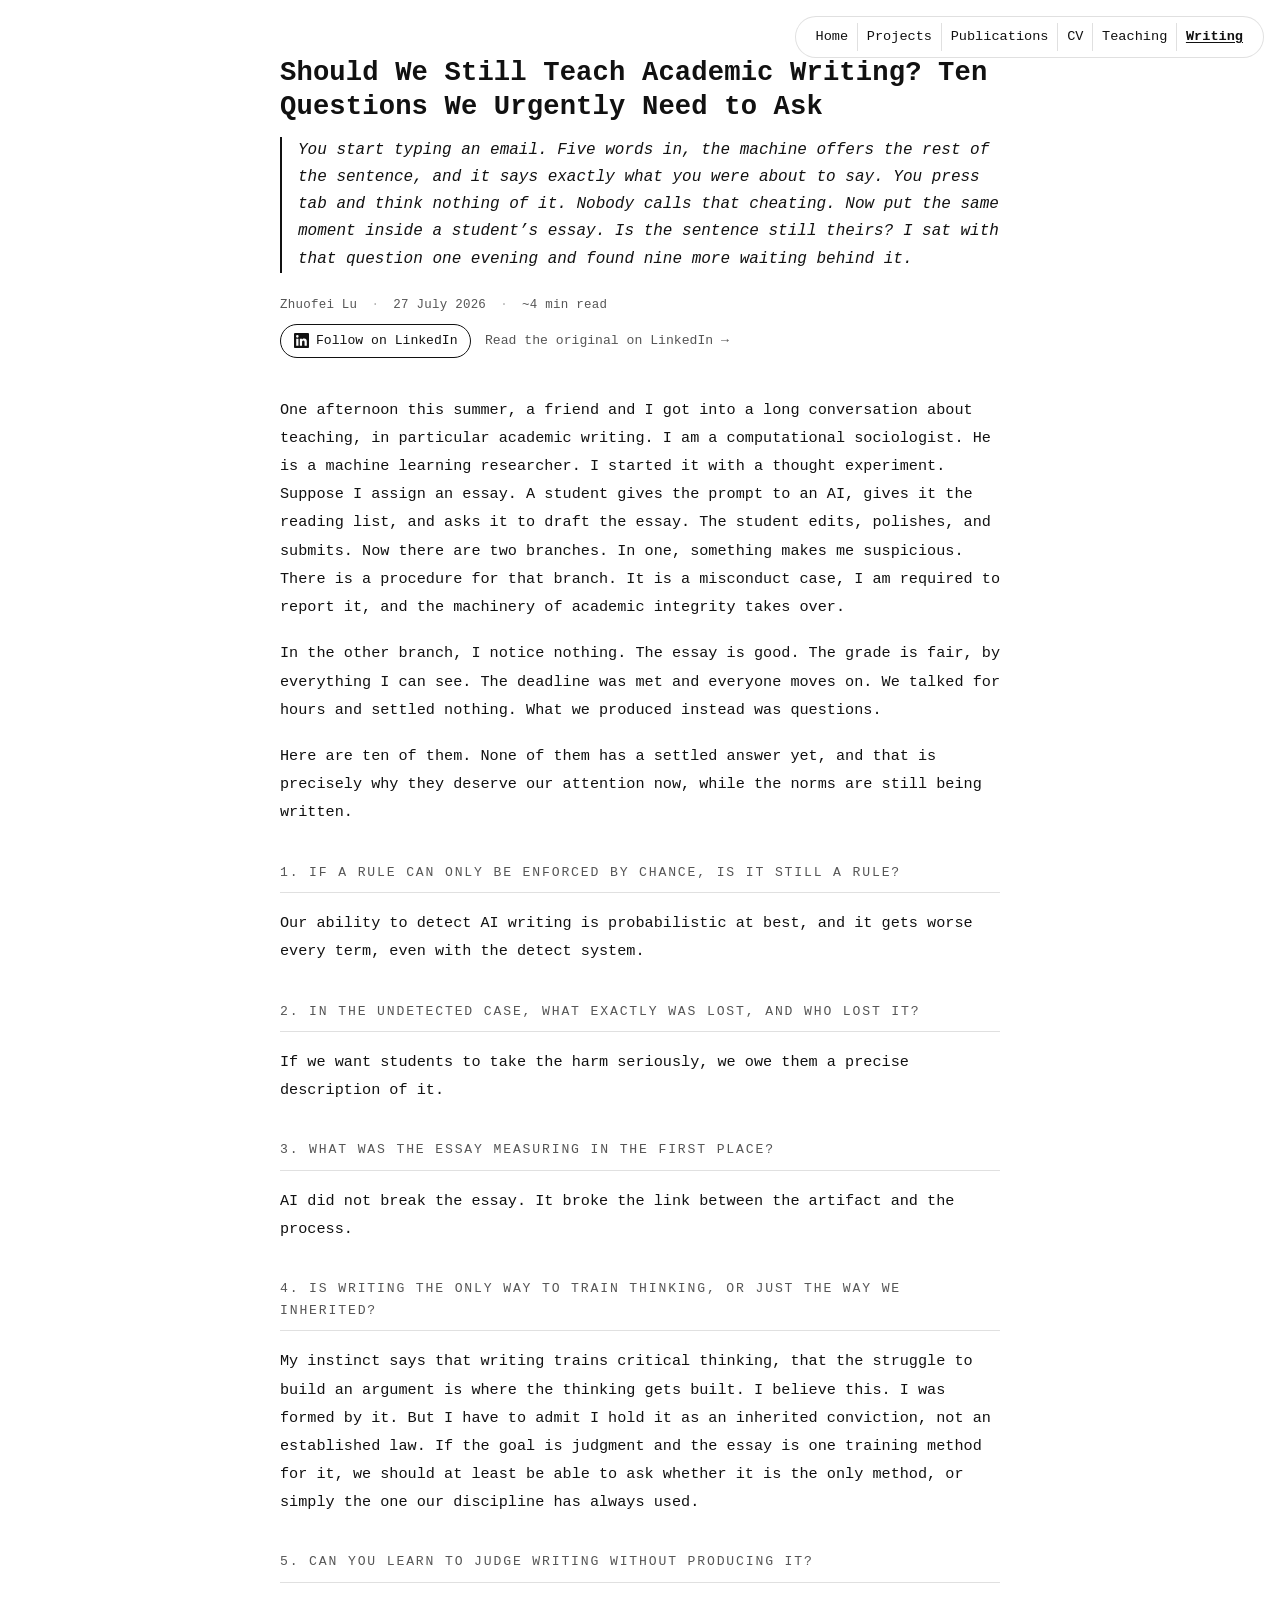
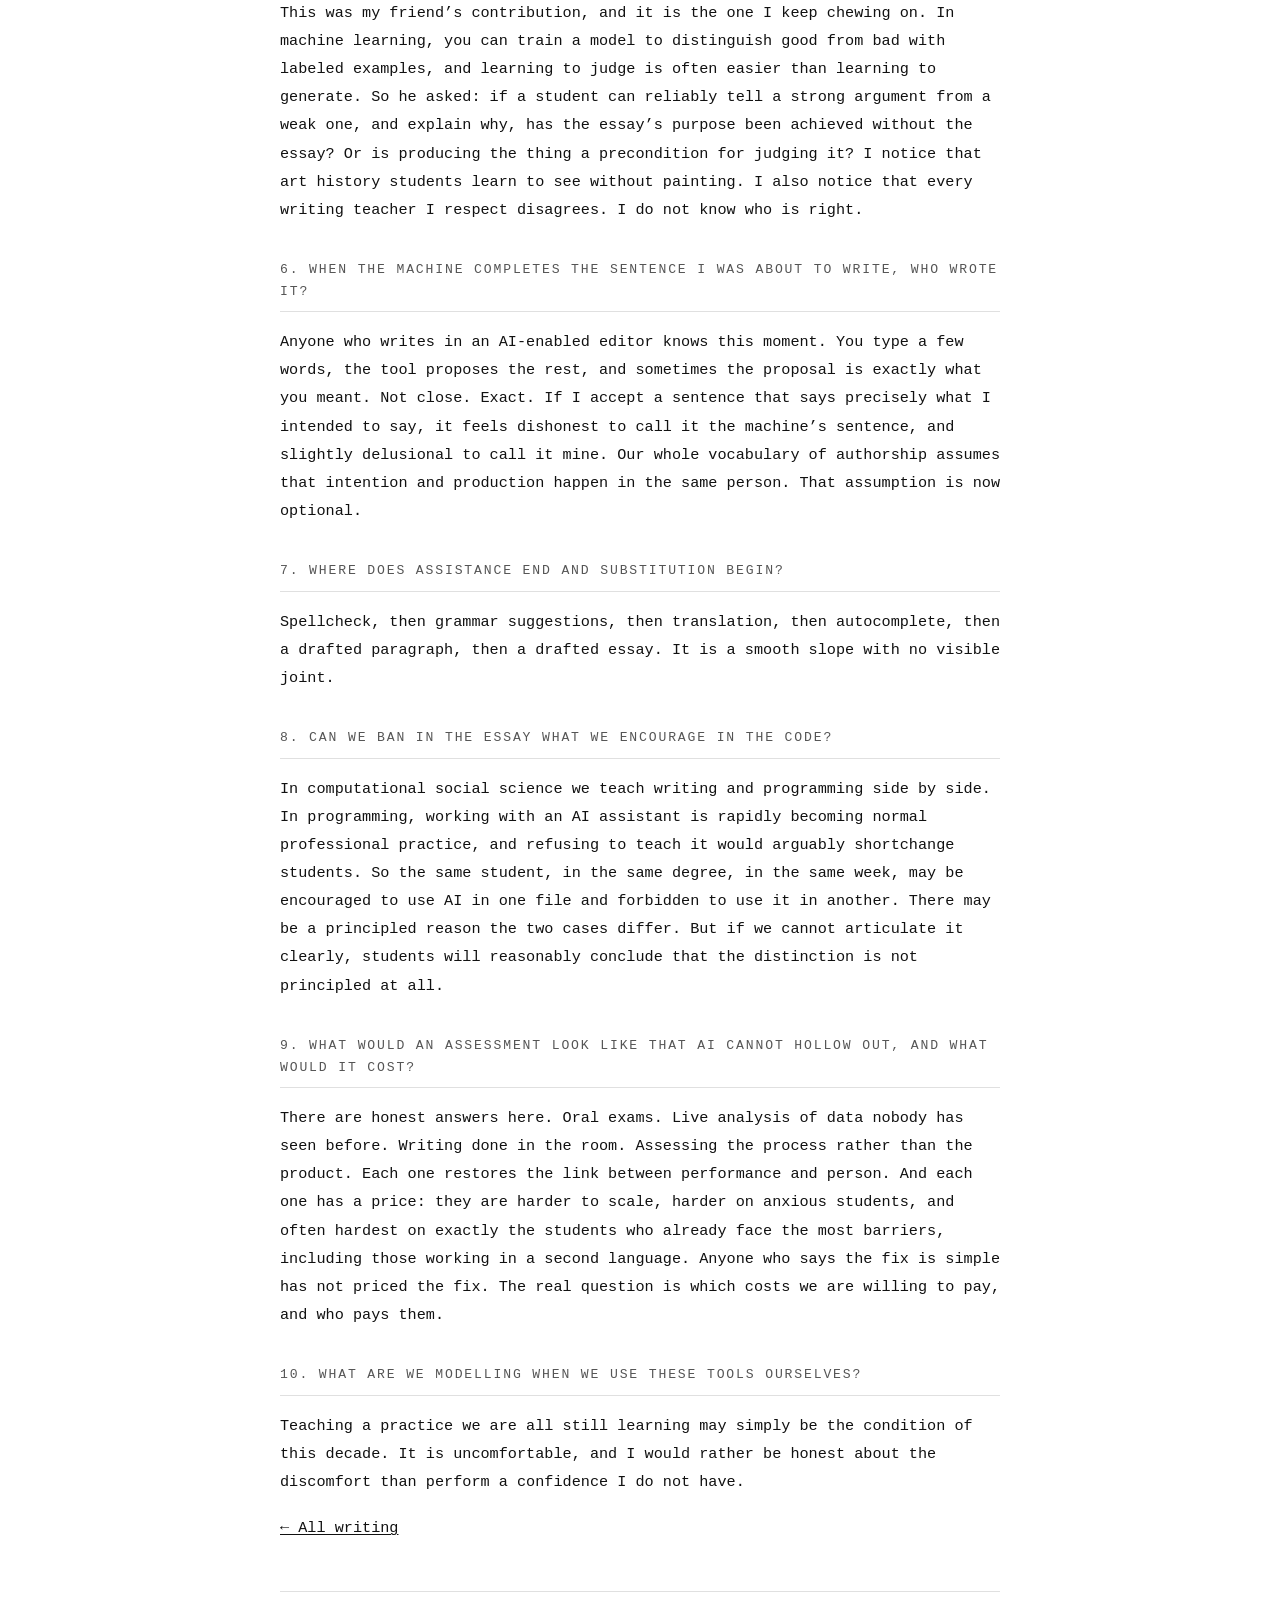
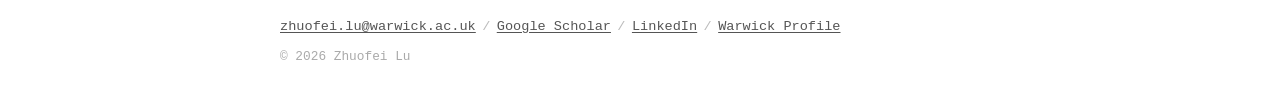
<file: writing-ten-questions.html>
<!doctype html>
<html lang="en">
  <head>
    <meta charset="UTF-8" />
    <meta name="viewport" content="width=device-width, initial-scale=1.0" />
    <title>Should We Still Teach Academic Writing? | Zhuofei Lu</title>
    <meta
      name="description"
      content="You press tab and the machine finishes your sentence, saying exactly what you meant. Ten urgent questions about teaching academic writing, assessment, and authorship in the age of AI."
    />
    <link
      rel="canonical"
      href="https://zhuofei-code.github.io/website/writing-ten-questions.html"
    />
    <meta
      property="og:title"
      content="Should We Still Teach Academic Writing? Ten Questions We Urgently Need to Ask"
    />
    <meta
      property="og:description"
      content="You press tab and the machine finishes your sentence, saying exactly what you meant. Ten urgent questions about teaching in the age of AI."
    />
    <meta property="og:type" content="article" />
    <meta
      property="og:url"
      content="https://zhuofei-code.github.io/website/writing-ten-questions.html"
    />
    <link rel="stylesheet" href="styles.css?v=20261120a" />
  </head>
  <body>
    <main class="container">
      <header>
        <nav class="top-links" aria-label="Primary links">
          <a class="top-link" href="index.html">Home</a>
          <a class="top-link" href="projects.html">Projects</a>
          <a class="top-link" href="publications.html">Publications</a>
          <a class="top-link" href="cv.pdf" target="_blank" rel="noopener">CV</a>
          <a class="top-link" href="teaching.html">Teaching</a>
          <a class="top-link" href="writing.html" aria-current="page">Writing</a>
        </nav>

        <h1 class="article-title fade-in">
          Should We Still Teach Academic Writing? Ten Questions We Urgently Need
          to Ask
        </h1>
        <p class="standfirst fade-in">
          You start typing an email. Five words in, the machine offers the rest
          of the sentence, and it says exactly what you were about to say. You
          press tab and think nothing of it. Nobody calls that cheating. Now put
          the same moment inside a student&rsquo;s essay. Is the sentence still
          theirs? I sat with that question one evening and found nine more
          waiting behind it.
        </p>
        <p class="post-meta fade-in">
          Zhuofei Lu <span class="dot">&middot;</span> 27 July 2026
          <span class="dot">&middot;</span> ~4 min read
        </p>
        <div class="article-actions fade-in">
          <a
            class="btn-li"
            href="https://www.linkedin.com/in/zhuofei-lu-9a0233219/"
            target="_blank"
            rel="noopener noreferrer"
          >
            <svg viewBox="0 0 24 24" aria-hidden="true">
              <path d="M20.45 20.45h-3.56v-5.57c0-1.33-.02-3.04-1.85-3.04-1.85 0-2.13 1.45-2.13 2.94v5.67H9.35V9h3.41v1.56h.05c.48-.9 1.64-1.85 3.37-1.85 3.6 0 4.27 2.37 4.27 5.45v6.29zM5.34 7.43a2.07 2.07 0 1 1 0-4.14 2.07 2.07 0 0 1 0 4.14zM7.12 20.45H3.56V9h3.56v11.45zM22.22 0H1.77C.79 0 0 .77 0 1.72v20.56C0 23.23.79 24 1.77 24h20.45c.98 0 1.78-.77 1.78-1.72V1.72C24 .77 23.2 0 22.22 0z" />
            </svg>
            Follow on LinkedIn
          </a>
          <a
            class="read-original"
            href="https://www.linkedin.com/pulse/should-we-still-teach-academic-writing-ten-questions-urgently-lu-ep3le/"
            target="_blank"
            rel="noopener noreferrer"
            >Read the original on LinkedIn &rarr;</a
          >
        </div>
      </header>

      <section class="article-body fade-in">
        <p>
          One afternoon this summer, a friend and I got into a long conversation
          about teaching, in particular academic writing. I am a computational
          sociologist. He is a machine learning researcher. I started it with a
          thought experiment. Suppose I assign an essay. A student gives the
          prompt to an AI, gives it the reading list, and asks it to draft the
          essay. The student edits, polishes, and submits. Now there are two
          branches. In one, something makes me suspicious. There is a procedure
          for that branch. It is a misconduct case, I am required to report it,
          and the machinery of academic integrity takes over.
        </p>

        <p>
          In the other branch, I notice nothing. The essay is good. The grade is
          fair, by everything I can see. The deadline was met and everyone moves
          on. We talked for hours and settled nothing. What we produced instead
          was questions.
        </p>

        <p>
          Here are ten of them. None of them has a settled answer yet, and that
          is precisely why they deserve our attention now, while the norms are
          still being written.
        </p>

        <h2>1. If a rule can only be enforced by chance, is it still a rule?</h2>

        <p>
          Our ability to detect AI writing is probabilistic at best, and it
          gets worse every term, even with the detect system.
        </p>

        <h2>2. In the undetected case, what exactly was lost, and who lost it?</h2>

        <p>
          If we want students to take the harm seriously, we owe them a precise
          description of it.
        </p>

        <h2>3. What was the essay measuring in the first place?</h2>

        <p>
          AI did not break the essay. It broke the link between the artifact
          and the process.
        </p>

        <h2>4. Is writing the only way to train thinking, or just the way we inherited?</h2>

        <p>
          My instinct says that writing trains critical thinking, that the
          struggle to build an argument is where the thinking gets built. I
          believe this. I was formed by it. But I have to admit I hold it as an
          inherited conviction, not an established law. If the goal is judgment
          and the essay is one training method for it, we should at least be
          able to ask whether it is the only method, or simply the one our
          discipline has always used.
        </p>

        <h2>5. Can you learn to judge writing without producing it?</h2>

        <p>
          This was my friend&rsquo;s contribution, and it is the one I keep
          chewing on. In machine learning, you can train a model to distinguish
          good from bad with labeled examples, and learning to judge is often
          easier than learning to generate. So he asked: if a student can
          reliably tell a strong argument from a weak one, and explain why, has
          the essay&rsquo;s purpose been achieved without the essay? Or is
          producing the thing a precondition for judging it? I notice that art
          history students learn to see without painting. I also notice that
          every writing teacher I respect disagrees. I do not know who is right.
        </p>

        <h2>6. When the machine completes the sentence I was about to write, who wrote it?</h2>

        <p>
          Anyone who writes in an AI-enabled editor knows this moment. You type
          a few words, the tool proposes the rest, and sometimes the proposal is
          exactly what you meant. Not close. Exact. If I accept a sentence that
          says precisely what I intended to say, it feels dishonest to call it
          the machine&rsquo;s sentence, and slightly delusional to call it mine.
          Our whole vocabulary of authorship assumes that intention and
          production happen in the same person. That assumption is now optional.
        </p>

        <h2>7. Where does assistance end and substitution begin?</h2>

        <p>
          Spellcheck, then grammar suggestions, then translation, then
          autocomplete, then a drafted paragraph, then a drafted essay. It is a
          smooth slope with no visible joint.
        </p>

        <h2>8. Can we ban in the essay what we encourage in the code?</h2>

        <p>
          In computational social science we teach writing and programming side
          by side. In programming, working with an AI assistant is rapidly
          becoming normal professional practice, and refusing to teach it would
          arguably shortchange students. So the same student, in the same
          degree, in the same week, may be encouraged to use AI in one file and
          forbidden to use it in another. There may be a principled reason the
          two cases differ. But if we cannot articulate it clearly, students
          will reasonably conclude that the distinction is not principled at
          all.
        </p>

        <h2>9. What would an assessment look like that AI cannot hollow out, and what would it cost?</h2>

        <p>
          There are honest answers here. Oral exams. Live analysis of data
          nobody has seen before. Writing done in the room. Assessing the
          process rather than the product. Each one restores the link between
          performance and person. And each one has a price: they are harder to
          scale, harder on anxious students, and often hardest on exactly the
          students who already face the most barriers, including those working
          in a second language. Anyone who says the fix is simple has not priced
          the fix. The real question is which costs we are willing to pay, and
          who pays them.
        </p>

        <h2>10. What are we modelling when we use these tools ourselves?</h2>

        <p>
          Teaching a practice we are all still learning may simply be the
          condition of this decade. It is uncomfortable, and I would rather be
          honest about the discomfort than perform a confidence I do not have.
        </p>

        <p class="article-back">
          <a href="writing.html">&larr; All writing</a>
        </p>
      </section>

      <footer>
        <div class="footer-links">
          <a href="mailto:zhuofei.lu@warwick.ac.uk">zhuofei.lu@warwick.ac.uk</a>
          <span class="footer-sep">/</span>
          <a
            href="https://scholar.google.com/citations?user=IEITTwcAAAAJ&hl=en"
            target="_blank"
            rel="noopener noreferrer"
            >Google Scholar</a
          >
          <span class="footer-sep">/</span>
          <a
            href="https://www.linkedin.com/in/zhuofei-lu-9a0233219/"
            target="_blank"
            rel="noopener noreferrer"
            >LinkedIn</a
          >
          <span class="footer-sep">/</span>
          <a
            href="https://profiles.warwick.ac.uk/u2575002-zhuofei-lu"
            target="_blank"
            rel="noopener noreferrer"
            >Warwick Profile</a
          >
        </div>
        <p class="copyright">&copy; <span id="year"></span> Zhuofei Lu</p>
      </footer>
    </main>

    <script src="script.js?v=20261120a"></script>
  </body>
</html>
</file>
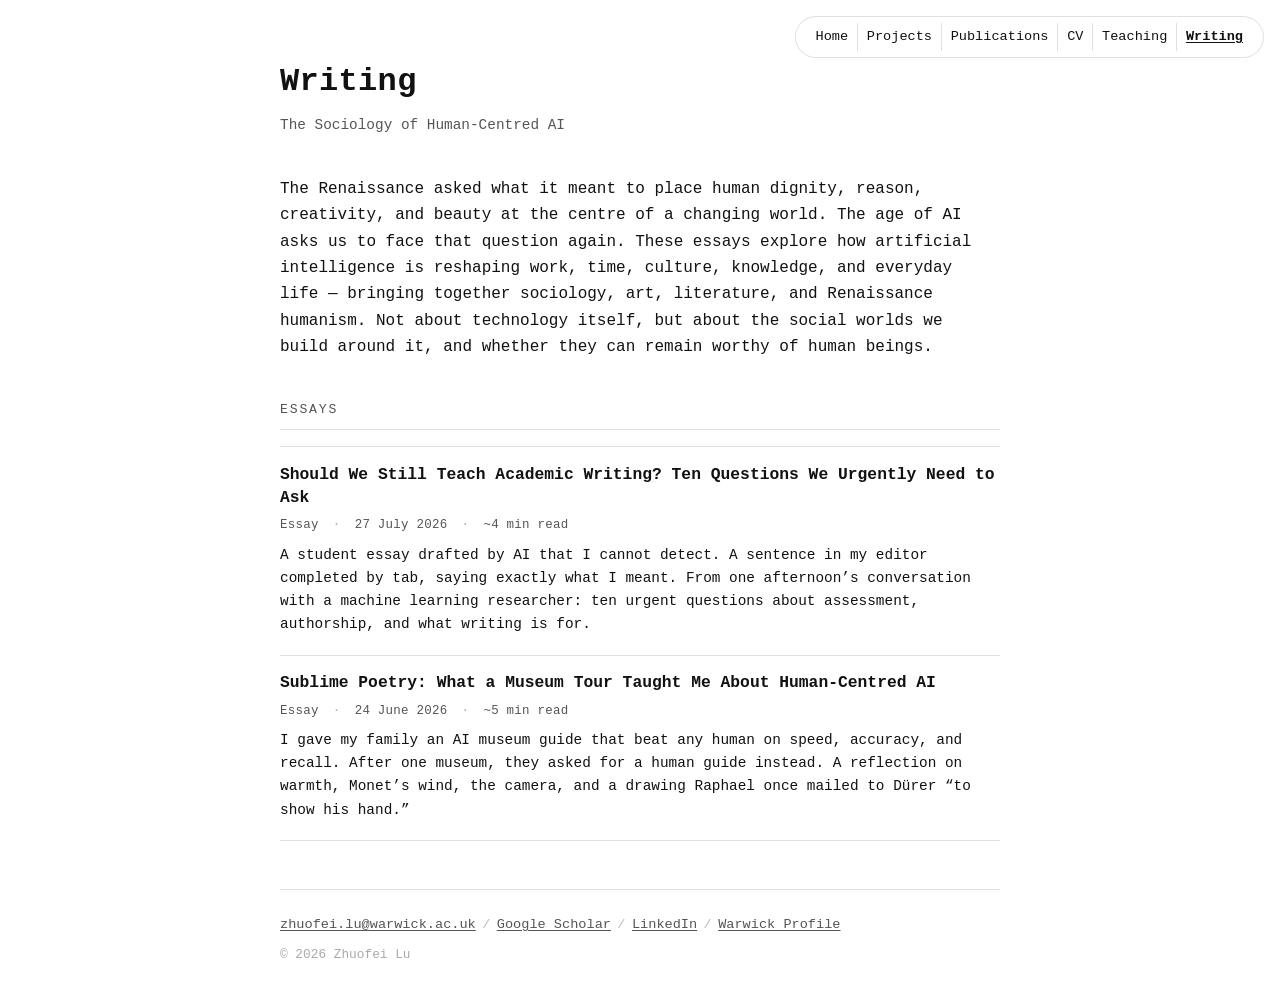
<file: writing.html>
<!doctype html>
<html lang="en">
  <head>
    <meta charset="UTF-8" />
    <meta name="viewport" content="width=device-width, initial-scale=1.0" />
    <title>Writing | Zhuofei Lu</title>
    <meta
      name="description"
      content="The Sociology of Human-Centred AI — essays by Zhuofei Lu where sociology meets art, literature, and Renaissance humanism."
    />
    <link
      rel="canonical"
      href="https://zhuofei-code.github.io/website/writing.html"
    />
    <link rel="stylesheet" href="styles.css?v=20261120a" />
  </head>
  <body>
    <main class="container">
      <header>
        <nav class="top-links" aria-label="Primary links">
          <a class="top-link" href="index.html">Home</a>
          <a class="top-link" href="projects.html">Projects</a>
          <a class="top-link" href="publications.html">Publications</a>
          <a class="top-link" href="cv.pdf" target="_blank" rel="noopener">CV</a>
          <a class="top-link" href="teaching.html">Teaching</a>
          <a class="top-link" href="writing.html" aria-current="page">Writing</a>
        </nav>
        <h1 class="fade-in">Writing</h1>
        <p class="subtitle fade-in">The Sociology of Human-Centred AI</p>
      </header>

      <section class="fade-in">
        <p>
          The Renaissance asked what it meant to place human dignity, reason,
          creativity, and beauty at the centre of a changing world. The age of
          AI asks us to face that question again. These essays explore how
          artificial intelligence is reshaping work, time, culture, knowledge,
          and everyday life &mdash; bringing together sociology, art,
          literature, and Renaissance humanism. Not about technology itself,
          but about the social worlds we build around it, and whether they can
          remain worthy of human beings.
        </p>
      </section>

      <section class="fade-in" aria-label="Essays">
        <h2>Essays</h2>
        <ul class="post-list">
          <li class="post-item">
            <h3 class="post-title">
              <a href="writing-ten-questions.html"
                >Should We Still Teach Academic Writing? Ten Questions We
                Urgently Need to Ask</a
              >
            </h3>
            <p class="post-meta">
              Essay <span class="dot">&middot;</span> 27 July 2026
              <span class="dot">&middot;</span> ~4 min read
            </p>
            <p class="post-excerpt">
              A student essay drafted by AI that I cannot detect. A sentence in
              my editor completed by tab, saying exactly what I meant. From one
              afternoon&rsquo;s conversation with a machine learning researcher:
              ten urgent questions about assessment, authorship, and what
              writing is for.
            </p>
          </li>
          <li class="post-item">
            <h3 class="post-title">
              <a href="writing-sublime-poetry.html"
                >Sublime Poetry: What a Museum Tour Taught Me About Human-Centred
                AI</a
              >
            </h3>
            <p class="post-meta">
              Essay <span class="dot">&middot;</span> 24 June 2026
              <span class="dot">&middot;</span> ~5 min read
            </p>
            <p class="post-excerpt">
              I gave my family an AI museum guide that beat any human on speed,
              accuracy, and recall. After one museum, they asked for a human
              guide instead. A reflection on warmth, Monet&rsquo;s wind, the
              camera, and a drawing Raphael once mailed to D&uuml;rer &ldquo;to
              show his hand.&rdquo;
            </p>
          </li>
        </ul>
      </section>

      <footer>
        <div class="footer-links">
          <a href="mailto:zhuofei.lu@warwick.ac.uk">zhuofei.lu@warwick.ac.uk</a>
          <span class="footer-sep">/</span>
          <a
            href="https://scholar.google.com/citations?user=IEITTwcAAAAJ&hl=en"
            target="_blank"
            rel="noopener noreferrer"
            >Google Scholar</a
          >
          <span class="footer-sep">/</span>
          <a
            href="https://www.linkedin.com/in/zhuofei-lu-9a0233219/"
            target="_blank"
            rel="noopener noreferrer"
            >LinkedIn</a
          >
          <span class="footer-sep">/</span>
          <a
            href="https://profiles.warwick.ac.uk/u2575002-zhuofei-lu"
            target="_blank"
            rel="noopener noreferrer"
            >Warwick Profile</a
          >
        </div>
        <p class="copyright">&copy; <span id="year"></span> Zhuofei Lu</p>
      </footer>
    </main>

    <script src="script.js?v=20261120a"></script>
  </body>
</html>
</file>
<file: styles.css>
/* ── Variables ──────────────────────────────────────────────── */

:root {
  --bg: #ffffff;
  --text: #111111;
  --text-secondary: #555555;
  --border: rgba(0, 0, 0, 0.12);
  --nav-bg: rgba(255, 255, 255, 0.9);
  --selection-bg: #111111;
  --selection-text: #ffffff;
}

@media (prefers-color-scheme: dark) {
  :root {
    --bg: #0a0a0a;
    --text: #e0e0e0;
    --text-secondary: #888888;
    --border: rgba(255, 255, 255, 0.12);
    --nav-bg: rgba(10, 10, 10, 0.92);
    --selection-bg: #e0e0e0;
    --selection-text: #0a0a0a;
  }
}

/* ── Reset & Base ──────────────────────────────────────────── */

*,
*::before,
*::after {
  box-sizing: border-box;
}

html,
body {
  margin: 0;
  padding: 0;
  background: var(--bg);
  color: var(--text);
  font-family: ui-monospace, SFMono-Regular, Menlo, Monaco, Consolas,
    "Liberation Mono", "Courier New", monospace;
  line-height: 1.65;
  -webkit-font-smoothing: antialiased;
  -moz-osx-font-smoothing: grayscale;
}

::selection {
  background: var(--selection-bg);
  color: var(--selection-text);
}

/* ── Layout ────────────────────────────────────────────────── */

.container {
  width: min(720px, 90vw);
  margin: 0 auto;
  padding: 3.5rem 0 2rem;
}

/* ── Navigation ────────────────────────────────────────────── */

.top-links {
  position: fixed;
  top: 1rem;
  right: 1rem;
  z-index: 20;
  display: flex;
  align-items: center;
  gap: 0;
  font-size: 0.85rem;
  background: var(--nav-bg);
  backdrop-filter: blur(6px);
  -webkit-backdrop-filter: blur(6px);
  padding: 0.35rem 0.7rem;
  border-radius: 999px;
  border: 1px solid var(--border);
}

.top-link {
  color: var(--text);
  text-decoration: none;
  padding: 0.2rem 0.55rem;
  transition: opacity 150ms ease;
}

.top-link:hover {
  text-decoration: underline;
}

.top-link + .top-link {
  border-left: 1px solid var(--border);
}

.top-link[aria-disabled="true"] {
  cursor: default;
  opacity: 0.45;
  pointer-events: none;
}

.top-link[aria-current="page"] {
  font-weight: 700;
  text-decoration: underline;
}

/* ── Header ────────────────────────────────────────────────── */

header {
  position: relative;
  margin-bottom: 2rem;
}

h1 {
  margin: 0 0 0.3rem;
  font-size: 2rem;
  font-weight: 700;
  letter-spacing: 0.01em;
}

.subtitle {
  margin: 0 0 0;
  font-size: 0.9rem;
  color: var(--text-secondary);
  font-weight: 400;
}

/* Institution names must never break mid-phrase across lines. */
.subtitle-org {
  white-space: nowrap;
}

/* ── Sections ──────────────────────────────────────────────── */

section {
  margin-top: 2.4rem;
}

h2 {
  margin: 0 0 1rem;
  font-size: 0.82rem;
  font-weight: 400;
  text-transform: uppercase;
  letter-spacing: 0.14em;
  padding-bottom: 0.55rem;
  border-bottom: 1px solid var(--border);
  color: var(--text-secondary);
}

p {
  margin: 0 0 1rem;
}

a {
  color: var(--text);
  text-underline-offset: 2px;
  transition: opacity 150ms ease;
}

a:hover {
  opacity: 0.7;
}

a:focus-visible {
  outline: 2px solid var(--text);
  outline-offset: 2px;
  border-radius: 2px;
}

em {
  font-style: italic;
}

.section-more {
  margin-top: 0.8rem;
  font-size: 0.85rem;
}

.section-more a {
  text-decoration: none;
  color: var(--text-secondary);
  transition: color 150ms ease;
}

.section-more a:hover {
  color: var(--text);
  text-decoration: underline;
}

/* ── Research Tags ─────────────────────────────────────────── */

.tags {
  display: flex;
  flex-wrap: wrap;
  gap: 0.45rem;
}

.tag {
  display: inline-block;
  border: 1px solid var(--text);
  padding: 0.18rem 0.6rem;
  font-size: 0.78rem;
  border-radius: 2px;
  cursor: default;
  transition: background-color 0.15s ease, color 0.15s ease;
  user-select: none;
}

.tag:hover {
  background: var(--text);
  color: var(--bg);
}

/* ── News / Recent Highlights ──────────────────────────────── */

.news-list {
  list-style: none;
  margin: 0;
  padding: 0;
}

.news-list li {
  display: grid;
  grid-template-columns: 4.5ch 1fr;
  column-gap: 1.15rem;
  align-items: start;
  margin-bottom: 0.55rem;
  padding: 0.18rem 0;
}

.news-date {
  font-weight: 700;
  font-size: 0.85rem;
  white-space: nowrap;
}

.news-text {
  font-size: 0.92rem;
  line-height: 1.55;
}

/* ── Publications ──────────────────────────────────────────── */

.pub-list {
  list-style: none;
  counter-reset: pub;
  margin: 0;
  padding: 0;
}

.pub-item {
  counter-increment: pub;
  position: relative;
  padding: 0.55rem 0 0.55rem 2.6rem;
  margin-bottom: 0.3rem;
  border-bottom: 1px dashed var(--border);
}

.pub-item:last-child {
  border-bottom: none;
}

.pub-item::before {
  content: "[" counter(pub) "]";
  position: absolute;
  left: 0;
  top: 0.55rem;
  font-weight: 700;
  font-size: 0.85rem;
  color: var(--text-secondary);
  letter-spacing: 0;
}

.pub-title {
  margin: 0 0 0.2rem;
  font-size: 0.92rem;
  font-weight: 600;
  line-height: 1.45;
}

.pub-meta {
  margin: 0;
  font-size: 0.85rem;
  color: var(--text-secondary);
  line-height: 1.5;
}

.pub-meta strong {
  color: var(--text);
  font-weight: 700;
}

.pub-meta em {
  font-style: italic;
}

.pub-rank {
  display: inline-block;
  font-size: 0.7rem;
  padding: 0.02rem 0.4rem;
  border: 1px solid var(--text-secondary);
  border-radius: 2px;
  margin-left: 0.3rem;
  vertical-align: 1px;
  letter-spacing: 0.04em;
  white-space: nowrap;
  opacity: 0.85;
}

.pub-list-compact .pub-item {
  padding-top: 0.4rem;
  padding-bottom: 0.4rem;
}
.reviewer-note {
  margin-top: 1rem;
  padding-top: 0.8rem;
  border-top: 1px dashed var(--border);
}

/* ── Current Projects ──────────────────────────────────────── */

.projects-list {
  list-style: none;
  margin: 0;
  padding: 0;
  counter-reset: project;
}

.project-card {
  position: relative;
  padding: 1.05rem 0 1.15rem;
  border-top: 1px solid var(--border);
  transition: background-color 200ms ease;
}

.project-card:last-child {
  border-bottom: 1px solid var(--border);
}

.project-card:hover {
  background: rgba(0, 0, 0, 0.025);
}

@media (prefers-color-scheme: dark) {
  .project-card:hover {
    background: rgba(255, 255, 255, 0.03);
  }
}

/* 3×3 pixel-art glyph in top-right of each card — anchors the
   pixel aesthetic without competing with the running dog. */
.project-pixel {
  position: absolute;
  top: 1.25rem;
  right: 0.1rem;
  width: 4px;
  height: 4px;
  background: var(--text);
  box-shadow:
    8px 0   0 var(--text),
    4px 4px 0 var(--text),
    0   8px 0 var(--text),
    8px 8px 0 var(--text);
  opacity: 0.42;
  image-rendering: pixelated;
}

.project-head {
  display: flex;
  flex-wrap: wrap;
  align-items: baseline;
  gap: 0.55rem;
  margin: 0 0 0.5rem;
  padding-right: 1.6rem; /* leave room for .project-pixel */
}

.project-num {
  font-size: 0.78rem;
  font-weight: 700;
  color: var(--text-secondary);
  letter-spacing: 0.04em;
}

.project-title {
  margin: 0;
  font-size: 1rem;
  font-weight: 700;
  letter-spacing: -0.005em;
  line-height: 1.35;
}

.project-tag {
  font-size: 0.68rem;
  font-weight: 400;
  text-transform: uppercase;
  letter-spacing: 0.14em;
  color: var(--text-secondary);
  padding: 0.08rem 0.45rem;
  border: 1px solid var(--text-secondary);
  border-radius: 2px;
  white-space: nowrap;
  opacity: 0.85;
}

.project-desc {
  margin: 0 0 0.5rem;
  font-size: 0.9rem;
  line-height: 1.6;
}

.project-desc strong {
  font-weight: 700;
}

.project-meta {
  margin: 0;
  font-size: 0.78rem;
  color: var(--text-secondary);
  line-height: 1.5;
}

.project-meta a {
  color: var(--text);
  font-weight: 600;
}

.project-dot {
  margin: 0 0.35rem;
  opacity: 0.6;
}

/* ── Explore Grid (homepage CTA buttons) ───────────────────── */

.explore-grid {
  display: grid;
  grid-template-columns: 1fr 1fr;
  gap: 0;
  margin: 2rem 0 0;
  border: 1px solid var(--border);
}

.explore-link {
  position: relative;
  display: block;
  padding: 1.15rem 1.2rem 1.25rem;
  color: var(--text);
  text-decoration: none;
  background: transparent;
  border-right: 1px solid var(--border);
  border-bottom: 1px solid var(--border);
  transition: background-color 180ms ease, transform 180ms ease;
}

/* Remove right border for items in the last column (every 2nd) */
.explore-link:nth-child(2n) {
  border-right: none;
}

/* Remove bottom border for last row (last two items) */
.explore-link:nth-last-child(-n + 2) {
  border-bottom: none;
}

.explore-link::after {
  content: "\2192";  /* → arrow */
  position: absolute;
  top: 1.1rem;
  right: 1rem;
  font-size: 0.95rem;
  color: var(--text-secondary);
  transition: transform 180ms ease, color 180ms ease;
}

.explore-link:hover {
  background: rgba(0, 0, 0, 0.04);
}

.explore-link:hover::after {
  transform: translateX(3px);
  color: var(--text);
}

@media (prefers-color-scheme: dark) {
  .explore-link:hover {
    background: rgba(255, 255, 255, 0.045);
  }
}

.explore-num {
  display: block;
  font-size: 0.72rem;
  font-weight: 700;
  letter-spacing: 0.06em;
  color: var(--text-secondary);
  margin-bottom: 0.4rem;
}

.explore-label {
  display: block;
  font-size: 1.05rem;
  font-weight: 700;
  letter-spacing: -0.005em;
  margin-bottom: 0.3rem;
}

.explore-desc {
  display: block;
  font-size: 0.8rem;
  line-height: 1.5;
  color: var(--text-secondary);
  padding-right: 1.5rem;  /* leave room for the arrow */
}

/* ── In-page Nav (publications) ────────────────────────────── */

.page-nav {
  display: flex;
  flex-wrap: wrap;
  align-items: center;
  gap: 0.45rem;
  margin: 1.4rem 0 0;
  padding: 0.6rem 0;
  font-size: 0.84rem;
  border-top: 1px solid var(--border);
  border-bottom: 1px solid var(--border);
}

.page-nav a {
  color: var(--text-secondary);
  text-decoration: none;
  transition: color 150ms ease;
}

.page-nav a:hover {
  color: var(--text);
  text-decoration: underline;
}

/* ── Dog ───────────────────────────────────────────────────── */

.dog-playground {
  position: relative;
  height: 12rem;
  margin: 3rem 0;
  overflow: hidden;
}

.pixel-dog {
  --px: 5px;
  position: absolute;
  left: 0;
  bottom: 1.35rem;
  width: var(--px);
  height: var(--px);
  transform-origin: center;
  color: #fff;
  box-shadow:
    /* head outline */
    calc(var(--px) * 2) calc(var(--px) * 0) #000,
    calc(var(--px) * 3) calc(var(--px) * 0) #000,
    calc(var(--px) * 4) calc(var(--px) * 0) #000,
    calc(var(--px) * 1) calc(var(--px) * 1) #000,
    calc(var(--px) * 2) calc(var(--px) * 1) #fff,
    calc(var(--px) * 3) calc(var(--px) * 1) #fff,
    calc(var(--px) * 4) calc(var(--px) * 1) #fff,
    calc(var(--px) * 5) calc(var(--px) * 1) #000,
    calc(var(--px) * 0) calc(var(--px) * 2) #000,
    calc(var(--px) * 1) calc(var(--px) * 2) #fff,
    calc(var(--px) * 2) calc(var(--px) * 2) #fff,
    calc(var(--px) * 3) calc(var(--px) * 2) #fff,
    calc(var(--px) * 4) calc(var(--px) * 2) #fff,
    calc(var(--px) * 5) calc(var(--px) * 2) #fff,
    calc(var(--px) * 6) calc(var(--px) * 2) #000,
    calc(var(--px) * 0) calc(var(--px) * 3) #000,
    calc(var(--px) * 1) calc(var(--px) * 3) #fff,
    calc(var(--px) * 2) calc(var(--px) * 3) #222,
    calc(var(--px) * 3) calc(var(--px) * 3) #fff,
    calc(var(--px) * 4) calc(var(--px) * 3) #222,
    calc(var(--px) * 5) calc(var(--px) * 3) #fff,
    calc(var(--px) * 6) calc(var(--px) * 3) #000,
    calc(var(--px) * 0) calc(var(--px) * 4) #000,
    calc(var(--px) * 1) calc(var(--px) * 4) #fff,
    calc(var(--px) * 2) calc(var(--px) * 4) #d9d9d9,
    calc(var(--px) * 3) calc(var(--px) * 4) #000,
    calc(var(--px) * 4) calc(var(--px) * 4) #fff,
    calc(var(--px) * 5) calc(var(--px) * 4) #fff,
    calc(var(--px) * 6) calc(var(--px) * 4) #000,
    calc(var(--px) * 1) calc(var(--px) * 5) #000,
    calc(var(--px) * 2) calc(var(--px) * 5) #fff,
    calc(var(--px) * 3) calc(var(--px) * 5) #fff,
    calc(var(--px) * 4) calc(var(--px) * 5) #000,
    calc(var(--px) * 5) calc(var(--px) * 5) #fff,
    calc(var(--px) * 6) calc(var(--px) * 5) #000,
    calc(var(--px) * 2) calc(var(--px) * 6) #000,
    calc(var(--px) * 3) calc(var(--px) * 6) #000,
    calc(var(--px) * 4) calc(var(--px) * 6) #000,
    calc(var(--px) * 5) calc(var(--px) * 6) #000,
    /* body */
    calc(var(--px) * 2) calc(var(--px) * 7) #000,
    calc(var(--px) * 3) calc(var(--px) * 7) #fff,
    calc(var(--px) * 4) calc(var(--px) * 7) #fff,
    calc(var(--px) * 5) calc(var(--px) * 7) #fff,
    calc(var(--px) * 6) calc(var(--px) * 7) #000,
    calc(var(--px) * 1) calc(var(--px) * 8) #000,
    calc(var(--px) * 2) calc(var(--px) * 8) #fff,
    calc(var(--px) * 3) calc(var(--px) * 8) #fff,
    calc(var(--px) * 4) calc(var(--px) * 8) #dcdcdc,
    calc(var(--px) * 5) calc(var(--px) * 8) #fff,
    calc(var(--px) * 6) calc(var(--px) * 8) #fff,
    calc(var(--px) * 7) calc(var(--px) * 8) #000,
    calc(var(--px) * 1) calc(var(--px) * 9) #000,
    calc(var(--px) * 2) calc(var(--px) * 9) #fff,
    calc(var(--px) * 3) calc(var(--px) * 9) #fff,
    calc(var(--px) * 4) calc(var(--px) * 9) #fff,
    calc(var(--px) * 5) calc(var(--px) * 9) #fff,
    calc(var(--px) * 6) calc(var(--px) * 9) #fff,
    calc(var(--px) * 7) calc(var(--px) * 9) #000,
    /* paws */
    calc(var(--px) * 1) calc(var(--px) * 10) #000,
    calc(var(--px) * 2) calc(var(--px) * 10) #000,
    calc(var(--px) * 3) calc(var(--px) * 10) #000,
    calc(var(--px) * 5) calc(var(--px) * 10) #000,
    calc(var(--px) * 6) calc(var(--px) * 10) #000,
    calc(var(--px) * 7) calc(var(--px) * 10) #000,
    /* tail */
    calc(var(--px) * 0) calc(var(--px) * 8) #000,
    calc(var(--px) * 0) calc(var(--px) * 9) #000,
    calc(var(--px) * 0) calc(var(--px) * 10) #000;
  filter: drop-shadow(0 1px 0 rgba(0, 0, 0, 0.15));
  image-rendering: pixelated;
}

.pixel-dog.is-gallop {
  bottom: 1.55rem;
}

/* Dark mode: invert the dog so outline stays visible */
@media (prefers-color-scheme: dark) {
  .pixel-dog {
    filter: invert(1) drop-shadow(0 1px 0 rgba(255, 255, 255, 0.1));
  }
}

/* ── Teaching ──────────────────────────────────────────────── */

.teaching-list {
  list-style: none;
  margin: 0;
  padding: 0;
}

.teaching-item {
  display: grid;
  grid-template-columns: minmax(12ch, 16ch) 1fr;
  column-gap: 1.15rem;
  align-items: start;
  margin-bottom: 0.35rem;
  padding: 0.3rem 0;
  transition: background-color 0.12s ease;
  border-radius: 3px;
}

.teaching-item:hover {
  background: var(--border);
}

.teaching-date {
  white-space: nowrap;
  font-weight: 700;
  font-size: 0.88rem;
}

.teaching-details p {
  margin: 0;
}

.teaching-subitem {
  padding-left: 1.15rem;
  color: var(--text-secondary);
  font-size: 0.9rem;
}

/* ── Pet photos (homepage side margins, wide screens only) ─── */

.pets {
  display: none;
}

@media (min-width: 1200px) {
  .pets {
    /* each empty margin beside the 720px column */
    --gutter: calc((100vw - 720px) / 2);
    --pet-offset: min(calc(var(--gutter) / 2), 280px);
    --pet-h: clamp(160px, calc(var(--gutter) * 0.5), 250px);
    display: block;
    position: relative;
    height: 0;
  }

  .pet {
    position: absolute;
    display: block;
    transform: translate(-50%, -50%);
  }

  .pet img {
    display: block;
    width: auto;
    height: calc(var(--pet-h) * var(--pet-scale, 1));
    animation: pet-in 0.6s ease-out 0.4s backwards;
  }

  .pet--left {
    left: calc(-1 * var(--pet-offset));
  }

  .pet--right {
    left: calc(100% + var(--pet-offset));
  }

  /* centres measured from the top of the column */
  .pet--l1 { top: 155px; --pet-scale: 0.92; }
  .pet--r1 { top: 215px; }
  .pet--l2 { top: 535px; --pet-scale: 1.14; }
  .pet--r2 { top: 645px; --pet-scale: 1.03; }
}

@keyframes pet-in {
  from {
    opacity: 0;
    transform: translateY(14px);
  }
  to {
    opacity: 1;
    transform: none;
  }
}

/* ── Footer ────────────────────────────────────────────────── */

footer {
  margin-top: 3rem;
  padding-top: 1.5rem;
  border-top: 1px solid var(--border);
  font-size: 0.85rem;
  color: var(--text-secondary);
}

.footer-links {
  display: flex;
  flex-wrap: wrap;
  align-items: center;
  gap: 0.4rem;
  margin-bottom: 0.5rem;
}

.footer-links a {
  color: var(--text-secondary);
}

.footer-links a:hover {
  color: var(--text);
  opacity: 1;
}

.footer-sep {
  opacity: 0.4;
  user-select: none;
}

.copyright {
  margin: 0;
  opacity: 0.5;
  font-size: 0.8rem;
}

/* ── Fade-in Animations ───────────────────────────────────── */

.fade-in {
  opacity: 0;
  transform: translateY(14px);
  transition: opacity 0.55s ease-out, transform 0.55s ease-out;
}

.fade-in.is-visible {
  opacity: 1;
  transform: none;
}

@media (prefers-reduced-motion: reduce) {
  .fade-in {
    opacity: 1;
    transform: none;
    transition: none;
  }

  .pet img {
    animation: none;
  }
}

/* ── Responsive ────────────────────────────────────────────── */

@media (max-width: 640px) {
  .container {
    padding: 2rem 0;
  }

  .top-links {
    position: static;
    justify-content: flex-end;
    margin-bottom: 1.2rem;
    flex-wrap: wrap;
    border-radius: 0.8rem;
  }

  .top-link + .top-link {
    border-left: none;
    margin-left: 0.25rem;
    padding-left: 0.8rem;
    position: relative;
  }

  .top-link + .top-link::before {
    content: "\00b7";
    position: absolute;
    left: 0.2rem;
    color: var(--text-secondary);
  }

  h1 {
    font-size: 1.65rem;
  }

  .subtitle {
    font-size: 0.82rem;
  }

  .dog-playground {
    height: 10rem;
    margin: 2rem 0;
  }

  .pixel-dog {
    --px: 4px;
  }

  .teaching-item {
    grid-template-columns: 1fr;
    row-gap: 0.05rem;
    margin-bottom: 0.65rem;
  }

  .teaching-subitem {
    padding-left: 0.8rem;
  }

  .tags {
    gap: 0.35rem;
  }

  .tag {
    font-size: 0.74rem;
    padding: 0.15rem 0.5rem;
  }

  .news-list li {
    grid-template-columns: 1fr;
    row-gap: 0.1rem;
  }

  .news-date {
    font-size: 0.8rem;
  }

  .news-text {
    font-size: 0.88rem;
  }

  .pub-item {
    padding-left: 2.2rem;
  }

  .pub-title {
    font-size: 0.88rem;
  }

  .pub-meta {
    font-size: 0.8rem;
  }

  .pub-rank {
    font-size: 0.65rem;
  }

  .page-nav {
    font-size: 0.78rem;
    gap: 0.3rem;
  }

  .project-head {
    gap: 0.4rem;
    padding-right: 1.2rem;
  }

  .project-title {
    font-size: 0.95rem;
    width: 100%;
    order: 2;
  }

  .project-num {
    order: 1;
  }

  .project-tag {
    order: 3;
    font-size: 0.62rem;
    padding: 0.05rem 0.4rem;
  }

  .project-pixel {
    top: 1.1rem;
    transform: scale(0.8);
    transform-origin: top right;
  }

  .project-desc {
    font-size: 0.86rem;
  }

  .project-meta {
    font-size: 0.74rem;
  }

  .explore-grid {
    grid-template-columns: 1fr;
  }

  .explore-link {
    border-right: none;
    border-bottom: 1px solid var(--border);
  }

  .explore-link:nth-child(2n) {
    border-right: none;
  }

  .explore-link:last-child {
    border-bottom: none;
  }

  .explore-link:nth-last-child(-n + 2) {
    border-bottom: 1px solid var(--border);
  }
}

/* ── Print ─────────────────────────────────────────────────── */

@media print {
  .top-links,
  .pets,
  .dog-playground,
  .section-more {
    display: none;
  }

  .fade-in {
    opacity: 1;
    transform: none;
  }

  body {
    font-size: 11pt;
    color: #000;
    background: #fff;
  }

  .container {
    width: 100%;
    padding: 0;
  }

  a {
    color: #000;
    text-decoration: underline;
  }

  a[href]::after {
    content: " (" attr(href) ")";
    font-size: 0.85em;
    opacity: 0.6;
  }

  a[href^="mailto:"]::after,
  a[href^="#"]::after {
    content: "";
  }

  footer {
    border-top: 1px solid #ccc;
  }

  .tag {
    border-color: #999;
  }
}

/* ── Writing / Blog list ───────────────────────────────────── */

.post-list {
  list-style: none;
  margin: 0;
  padding: 0;
}

.post-item {
  position: relative;
  padding: 1.05rem 0 1.15rem;
  border-top: 1px solid var(--border);
  transition: background-color 200ms ease;
}

.post-item:last-child {
  border-bottom: 1px solid var(--border);
}

.post-item:hover {
  background: rgba(0, 0, 0, 0.025);
}

@media (prefers-color-scheme: dark) {
  .post-item:hover {
    background: rgba(255, 255, 255, 0.03);
  }
}

.post-title {
  margin: 0 0 0.35rem;
  font-size: 1.02rem;
  font-weight: 700;
  line-height: 1.4;
}

.post-title a {
  color: var(--text);
  text-decoration: none;
}

.post-title a:hover {
  text-decoration: underline;
  opacity: 1;
}

.post-meta {
  margin: 0 0 0.5rem;
  font-size: 0.78rem;
  color: var(--text-secondary);
  letter-spacing: 0.02em;
}

.post-meta .dot {
  opacity: 0.45;
  margin: 0 0.4rem;
}

.post-excerpt {
  margin: 0;
  font-size: 0.9rem;
  line-height: 1.6;
}

/* ── Article (single post) ─────────────────────────────────── */

.article-title {
  font-size: 1.7rem;
  line-height: 1.25;
  letter-spacing: 0.005em;
  margin: 0 0 0.8rem;
}

.standfirst {
  font-size: 1rem;
  line-height: 1.7;
  font-style: italic;
  color: var(--text);
  border-left: 2px solid var(--text);
  padding-left: 1rem;
  margin: 0 0 1.4rem;
}

.article-actions {
  display: flex;
  flex-wrap: wrap;
  align-items: center;
  gap: 0.6rem 0.85rem;
  margin: 0 0 2rem;
  font-size: 0.82rem;
}

.btn-li {
  display: inline-flex;
  align-items: center;
  gap: 0.45rem;
  border: 1px solid var(--text);
  border-radius: 999px;
  padding: 0.32rem 0.8rem;
  color: var(--text);
  text-decoration: none;
  transition: background-color 0.15s ease, color 0.15s ease;
}

.btn-li:hover {
  background: var(--text);
  color: var(--bg);
  opacity: 1;
}

.btn-li svg {
  width: 15px;
  height: 15px;
  fill: currentColor;
}

.read-original {
  color: var(--text-secondary);
  text-decoration: none;
}

.read-original:hover {
  color: var(--text);
  text-decoration: underline;
}

.article-body p {
  font-size: 0.95rem;
  line-height: 1.85;
  margin: 0 0 1.15rem;
}

.article-body h2 {
  margin-top: 2.2rem;
}

.article-body .lang {
  font-style: normal;
}

.article-body .pull {
  font-size: 1.02rem;
  line-height: 1.6;
  text-align: center;
  font-style: italic;
  border-top: 1px solid var(--border);
  border-bottom: 1px solid var(--border);
  padding: 1.1rem 0;
  margin: 1.8rem 0;
}

.article-back {
  margin-top: 2.2rem;
  font-size: 0.85rem;
}

@media (max-width: 640px) {
  .article-title {
    font-size: 1.4rem;
  }
  .article-body p {
    font-size: 0.9rem;
  }
}
</file>
